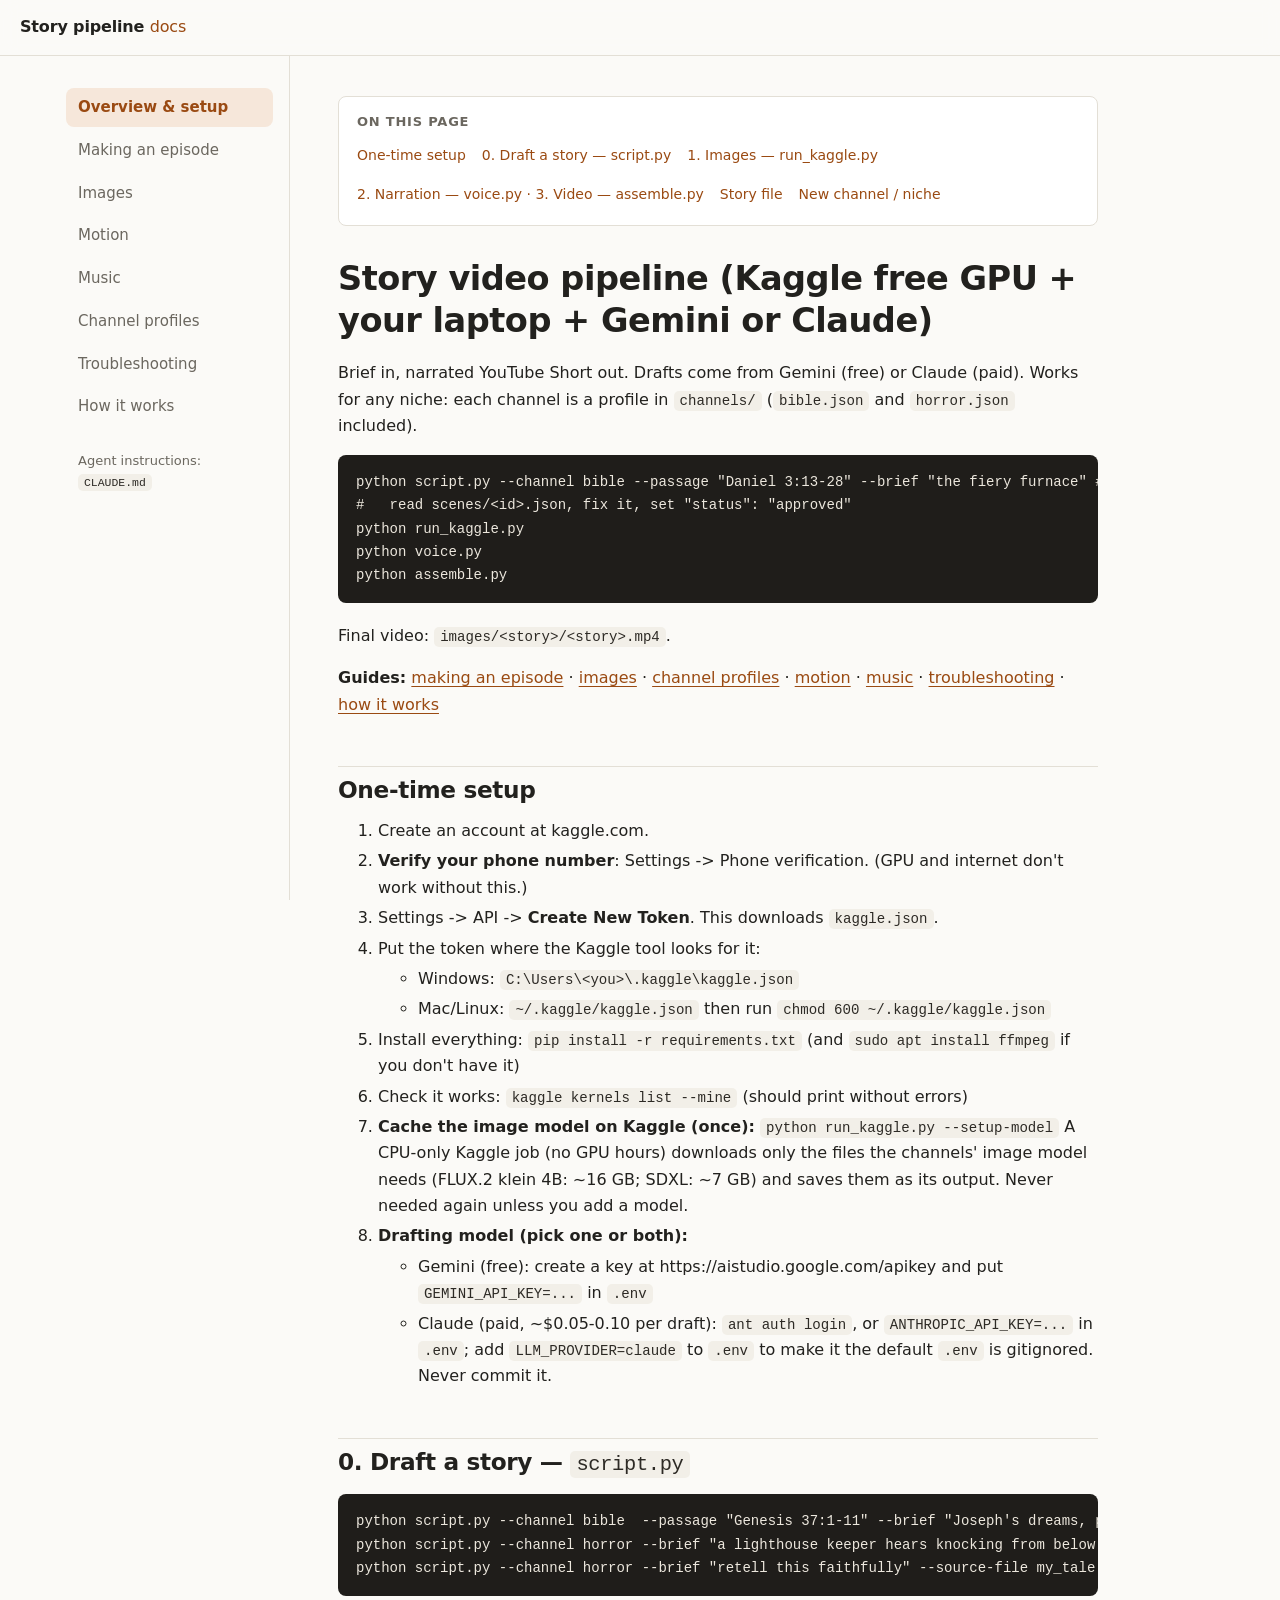
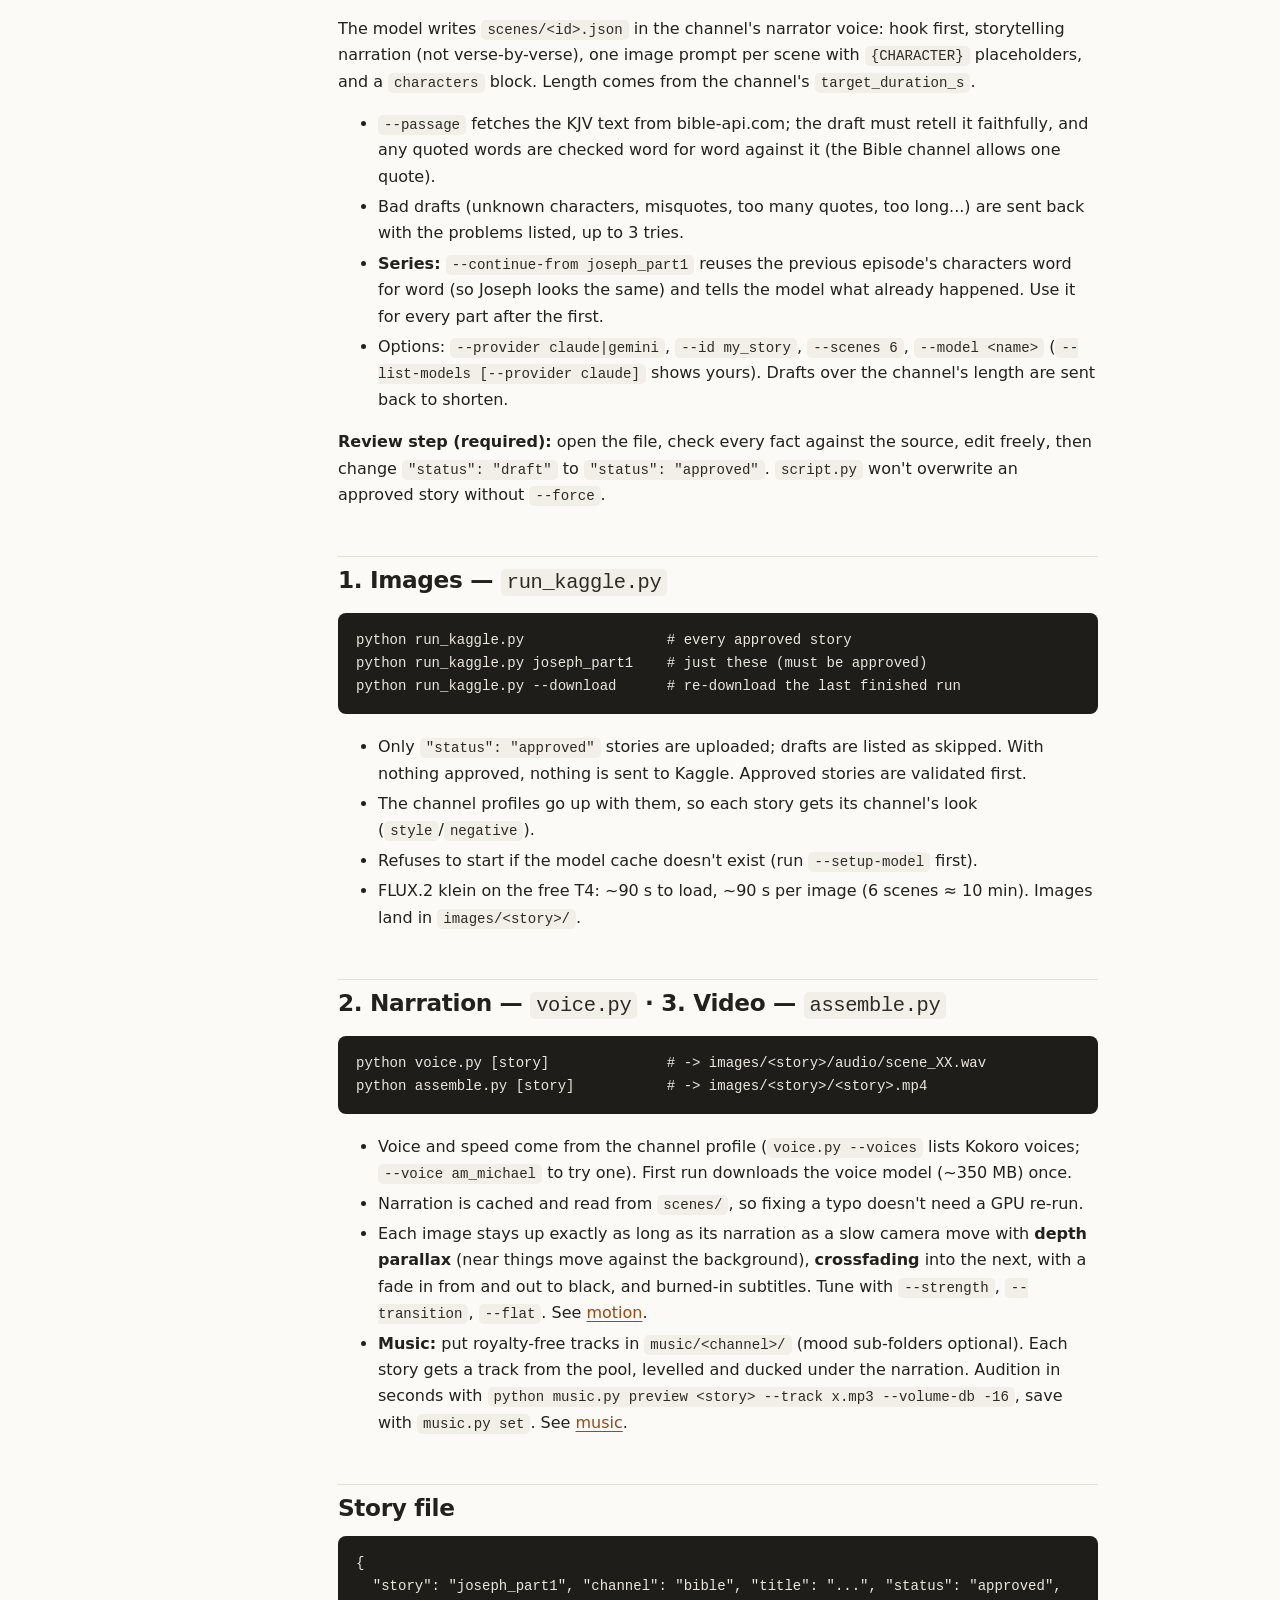
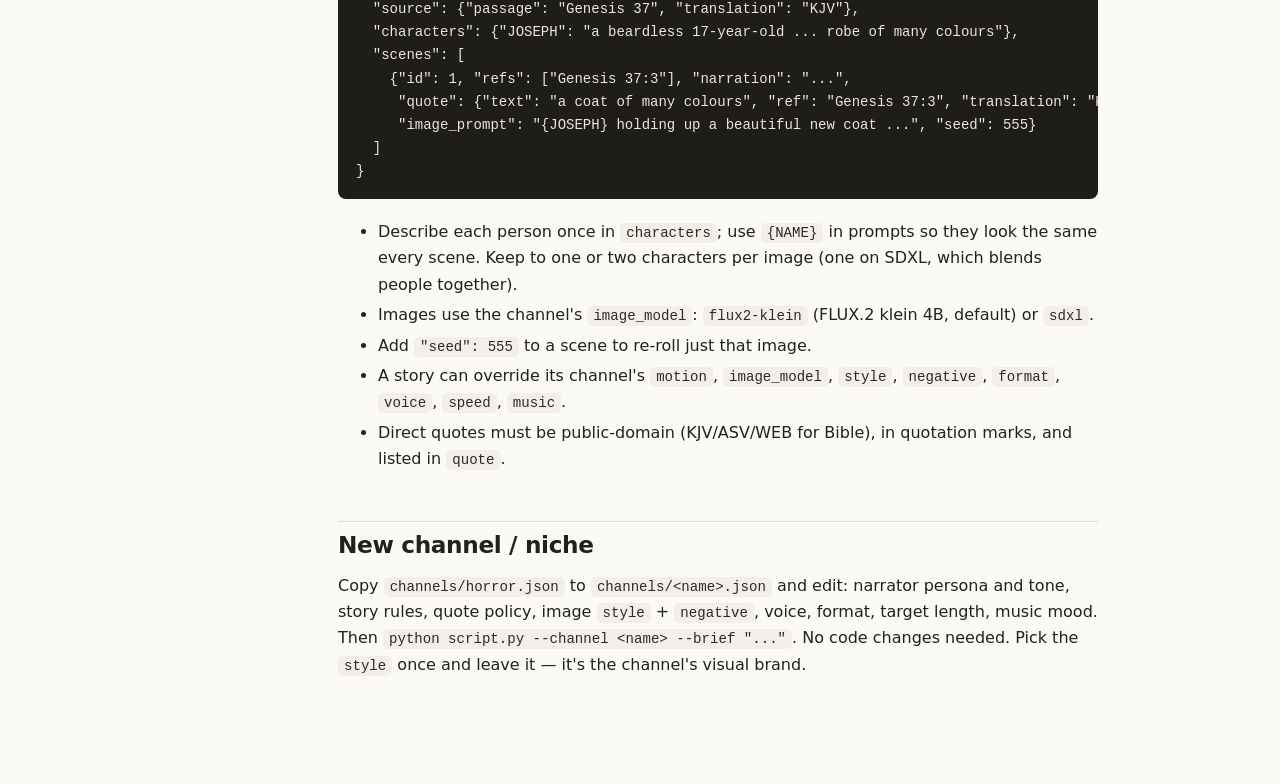
<file: docs/index.html>
<!doctype html>
<html lang="en">
<head>
  <meta charset="utf-8">
  <meta name="viewport" content="width=device-width, initial-scale=1">
  <title>Story video pipeline (Kaggle free GPU + your laptop + Gemini or Claude) · Story pipeline docs</title>
  <link rel="stylesheet" href="style.css">
</head>
<body>
  <a class="skip" href="#content">Skip to content</a>
  <header class="topbar">
    <a class="brand" href="index.html">Story pipeline <span>docs</span></a>
    <button class="menu" aria-expanded="false" aria-controls="sidebar">Menu</button>
  </header>
  <div class="layout">
    <nav id="sidebar" class="sidebar" aria-label="Documentation">
      <ul>
      <li><a href="index.html" aria-current="page">Overview & setup</a></li>
      <li><a href="making-an-episode.html">Making an episode</a></li>
      <li><a href="images.html">Images</a></li>
      <li><a href="motion.html">Motion</a></li>
      <li><a href="music.html">Music</a></li>
      <li><a href="channels.html">Channel profiles</a></li>
      <li><a href="troubleshooting.html">Troubleshooting</a></li>
      <li><a href="how-it-works.html">How it works</a></li>
      </ul>
      <p class="side-note">Agent instructions: <code>CLAUDE.md</code></p>
    </nav>
    <main id="content">
      <nav class="toc" aria-label="On this page"><p>On this page</p><ul><li><a href="#one-time-setup">One-time setup</a></li><li><a href="#0-draft-a-story-script-py">0. Draft a story — script.py</a></li><li><a href="#1-images-run-kaggle-py">1. Images — run_kaggle.py</a></li><li><a href="#2-narration-voice-py-3-video-assemble-py">2. Narration — voice.py  ·  3. Video — assemble.py</a></li><li><a href="#story-file">Story file</a></li><li><a href="#new-channel-niche">New channel / niche</a></li></ul></nav>
      <article>
<h1 id="story-video-pipeline-kaggle-free-gpu-your-laptop-gemini-or-claude">Story video pipeline (Kaggle free GPU + your laptop + Gemini or Claude)<a class="anchor" href="#story-video-pipeline-kaggle-free-gpu-your-laptop-gemini-or-claude" aria-label="Link to this section">#</a></h1>
<p>Brief in, narrated YouTube Short out. Drafts come from Gemini (free) or Claude (paid).
Works for any niche: each channel is a profile in <code>channels/</code> (<code>bible.json</code> and <code>horror.json</code> included).</p>
<pre><code>python script.py --channel bible --passage &quot;Daniel 3:13-28&quot; --brief &quot;the fiery furnace&quot; # 0. draft
#   read scenes/&lt;id&gt;.json, fix it, set &quot;status&quot;: &quot;approved&quot;                              #    YOU review
python run_kaggle.py                                                                     # 1. images (Kaggle GPU)
python voice.py                                                                          # 2. narration (laptop)
python assemble.py                                                                       # 3. video (laptop)
</code></pre>
<p>Final video: <code>images/&lt;story&gt;/&lt;story&gt;.mp4</code>.</p>
<p><strong>Guides:</strong> <a href="making-an-episode.html">making an episode</a> ·
<a href="images.html">images</a> · <a href="channels.html">channel profiles</a> · <a href="motion.html">motion</a> · <a href="music.html">music</a> · <a href="troubleshooting.html">troubleshooting</a> ·
<a href="how-it-works.html">how it works</a></p>
<h2 id="one-time-setup">One-time setup<a class="anchor" href="#one-time-setup" aria-label="Link to this section">#</a></h2>
<ol>
<li>Create an account at kaggle.com.</li>
<li><strong>Verify your phone number</strong>: Settings -&gt; Phone verification. (GPU and internet don't work without this.)</li>
<li>Settings -&gt; API -&gt; <strong>Create New Token</strong>. This downloads <code>kaggle.json</code>.</li>
<li>Put the token where the Kaggle tool looks for it:
<ul>
<li>Windows: <code>C:\Users\&lt;you&gt;\.kaggle\kaggle.json</code></li>
<li>Mac/Linux: <code>~/.kaggle/kaggle.json</code> then run <code>chmod 600 ~/.kaggle/kaggle.json</code></li>
</ul>
</li>
<li>Install everything: <code>pip install -r requirements.txt</code> (and <code>sudo apt install ffmpeg</code> if you don't have it)</li>
<li>Check it works: <code>kaggle kernels list --mine</code> (should print without errors)</li>
<li><strong>Cache the image model on Kaggle (once):</strong> <code>python run_kaggle.py --setup-model</code>
A CPU-only Kaggle job (no GPU hours) downloads only the files the channels' image model needs
(FLUX.2 klein 4B: ~16 GB; SDXL: ~7 GB) and saves them as its output. Never needed again unless
you add a model.</li>
<li><strong>Drafting model (pick one or both):</strong>
<ul>
<li>Gemini (free): create a key at https://aistudio.google.com/apikey and put <code>GEMINI_API_KEY=...</code> in <code>.env</code></li>
<li>Claude (paid, ~$0.05-0.10 per draft): <code>ant auth login</code>, or <code>ANTHROPIC_API_KEY=...</code> in <code>.env</code>;
add <code>LLM_PROVIDER=claude</code> to <code>.env</code> to make it the default
<code>.env</code> is gitignored. Never commit it.</li>
</ul>
</li>
</ol>
<h2 id="0-draft-a-story-script-py">0. Draft a story — <code>script.py</code><a class="anchor" href="#0-draft-a-story-script-py" aria-label="Link to this section">#</a></h2>
<pre><code>python script.py --channel bible  --passage &quot;Genesis 37:1-11&quot; --brief &quot;Joseph's dreams, part 1&quot;
python script.py --channel horror --brief &quot;a lighthouse keeper hears knocking from below the floor&quot;
python script.py --channel horror --brief &quot;retell this faithfully&quot; --source-file my_tale.txt
</code></pre>
<p>The model writes <code>scenes/&lt;id&gt;.json</code> in the channel's narrator voice: hook first, storytelling
narration (not verse-by-verse), one image prompt per scene with <code>{CHARACTER}</code> placeholders,
and a <code>characters</code> block. Length comes from the channel's <code>target_duration_s</code>.</p>
<ul>
<li><code>--passage</code> fetches the KJV text from bible-api.com; the draft must retell it faithfully, and
any quoted words are checked word for word against it (the Bible channel allows one quote).</li>
<li>Bad drafts (unknown characters, misquotes, too many quotes, too long...) are sent back with the
problems listed, up to 3 tries.</li>
<li><strong>Series:</strong> <code>--continue-from joseph_part1</code> reuses the previous episode's characters word for word
(so Joseph looks the same) and tells the model what already happened. Use it for every part after the first.</li>
<li>Options: <code>--provider claude|gemini</code>, <code>--id my_story</code>, <code>--scenes 6</code>, <code>--model &lt;name&gt;</code>
(<code>--list-models [--provider claude]</code> shows yours). Drafts over the channel's length are sent back to shorten.</li>
</ul>
<p><strong>Review step (required):</strong> open the file, check every fact against the source, edit freely,
then change <code>&quot;status&quot;: &quot;draft&quot;</code> to <code>&quot;status&quot;: &quot;approved&quot;</code>. <code>script.py</code> won't overwrite an approved
story without <code>--force</code>.</p>
<h2 id="1-images-run-kaggle-py">1. Images — <code>run_kaggle.py</code><a class="anchor" href="#1-images-run-kaggle-py" aria-label="Link to this section">#</a></h2>
<pre><code>python run_kaggle.py                 # every approved story
python run_kaggle.py joseph_part1    # just these (must be approved)
python run_kaggle.py --download      # re-download the last finished run
</code></pre>
<ul>
<li>Only <code>&quot;status&quot;: &quot;approved&quot;</code> stories are uploaded; drafts are listed as skipped. With nothing
approved, nothing is sent to Kaggle. Approved stories are validated first.</li>
<li>The channel profiles go up with them, so each story gets its channel's look (<code>style</code>/<code>negative</code>).</li>
<li>Refuses to start if the model cache doesn't exist (run <code>--setup-model</code> first).</li>
<li>FLUX.2 klein on the free T4: ~90 s to load, ~90 s per image (6 scenes ≈ 10 min). Images land in
<code>images/&lt;story&gt;/</code>.</li>
</ul>
<h2 id="2-narration-voice-py-3-video-assemble-py">2. Narration — <code>voice.py</code>  ·  3. Video — <code>assemble.py</code><a class="anchor" href="#2-narration-voice-py-3-video-assemble-py" aria-label="Link to this section">#</a></h2>
<pre><code>python voice.py [story]              # -&gt; images/&lt;story&gt;/audio/scene_XX.wav
python assemble.py [story]           # -&gt; images/&lt;story&gt;/&lt;story&gt;.mp4
</code></pre>
<ul>
<li>Voice and speed come from the channel profile (<code>voice.py --voices</code> lists Kokoro voices;
<code>--voice am_michael</code> to try one). First run downloads the voice model (~350 MB) once.</li>
<li>Narration is cached and read from <code>scenes/</code>, so fixing a typo doesn't need a GPU re-run.</li>
<li>Each image stays up exactly as long as its narration as a slow camera move with <strong>depth parallax</strong>
(near things move against the background), <strong>crossfading</strong> into the next, with a fade in from and
out to black, and burned-in subtitles. Tune with <code>--strength</code>, <code>--transition</code>, <code>--flat</code>. See <a href="motion.html">motion</a>.</li>
<li><strong>Music:</strong> put royalty-free tracks in <code>music/&lt;channel&gt;/</code> (mood sub-folders optional). Each story
gets a track from the pool, levelled and ducked under the narration. Audition in seconds with
<code>python music.py preview &lt;story&gt; --track x.mp3 --volume-db -16</code>, save with <code>music.py set</code>.
See <a href="music.html">music</a>.</li>
</ul>
<h2 id="story-file">Story file<a class="anchor" href="#story-file" aria-label="Link to this section">#</a></h2>
<pre><code class="language-json">{
  &quot;story&quot;: &quot;joseph_part1&quot;, &quot;channel&quot;: &quot;bible&quot;, &quot;title&quot;: &quot;...&quot;, &quot;status&quot;: &quot;approved&quot;,
  &quot;source&quot;: {&quot;passage&quot;: &quot;Genesis 37&quot;, &quot;translation&quot;: &quot;KJV&quot;},
  &quot;characters&quot;: {&quot;JOSEPH&quot;: &quot;a beardless 17-year-old ... robe of many colours&quot;},
  &quot;scenes&quot;: [
    {&quot;id&quot;: 1, &quot;refs&quot;: [&quot;Genesis 37:3&quot;], &quot;narration&quot;: &quot;...&quot;,
     &quot;quote&quot;: {&quot;text&quot;: &quot;a coat of many colours&quot;, &quot;ref&quot;: &quot;Genesis 37:3&quot;, &quot;translation&quot;: &quot;KJV&quot;},
     &quot;image_prompt&quot;: &quot;{JOSEPH} holding up a beautiful new coat ...&quot;, &quot;seed&quot;: 555}
  ]
}
</code></pre>
<ul>
<li>Describe each person once in <code>characters</code>; use <code>{NAME}</code> in prompts so they look the same every scene.
Keep to one or two characters per image (one on SDXL, which blends people together).</li>
<li>Images use the channel's <code>image_model</code>: <code>flux2-klein</code> (FLUX.2 klein 4B, default) or <code>sdxl</code>.</li>
<li>Add <code>&quot;seed&quot;: 555</code> to a scene to re-roll just that image.</li>
<li>A story can override its channel's <code>motion</code>, <code>image_model</code>, <code>style</code>, <code>negative</code>, <code>format</code>, <code>voice</code>, <code>speed</code>, <code>music</code>.</li>
<li>Direct quotes must be public-domain (KJV/ASV/WEB for Bible), in quotation marks, and listed in <code>quote</code>.</li>
</ul>
<h2 id="new-channel-niche">New channel / niche<a class="anchor" href="#new-channel-niche" aria-label="Link to this section">#</a></h2>
<p>Copy <code>channels/horror.json</code> to <code>channels/&lt;name&gt;.json</code> and edit: narrator persona and tone, story
rules, quote policy, image <code>style</code> + <code>negative</code>, voice, format, target length, music mood.
Then <code>python script.py --channel &lt;name&gt; --brief &quot;...&quot;</code>. No code changes needed.
Pick the <code>style</code> once and leave it — it's the channel's visual brand.</p>

      </article>
    </main>
  </div>
  <script>
    const b = document.querySelector('.menu'), s = document.getElementById('sidebar');
    b.addEventListener('click', () => { const o = s.classList.toggle('open'); b.setAttribute('aria-expanded', o); });
  </script>
</body>
</html>
</file>
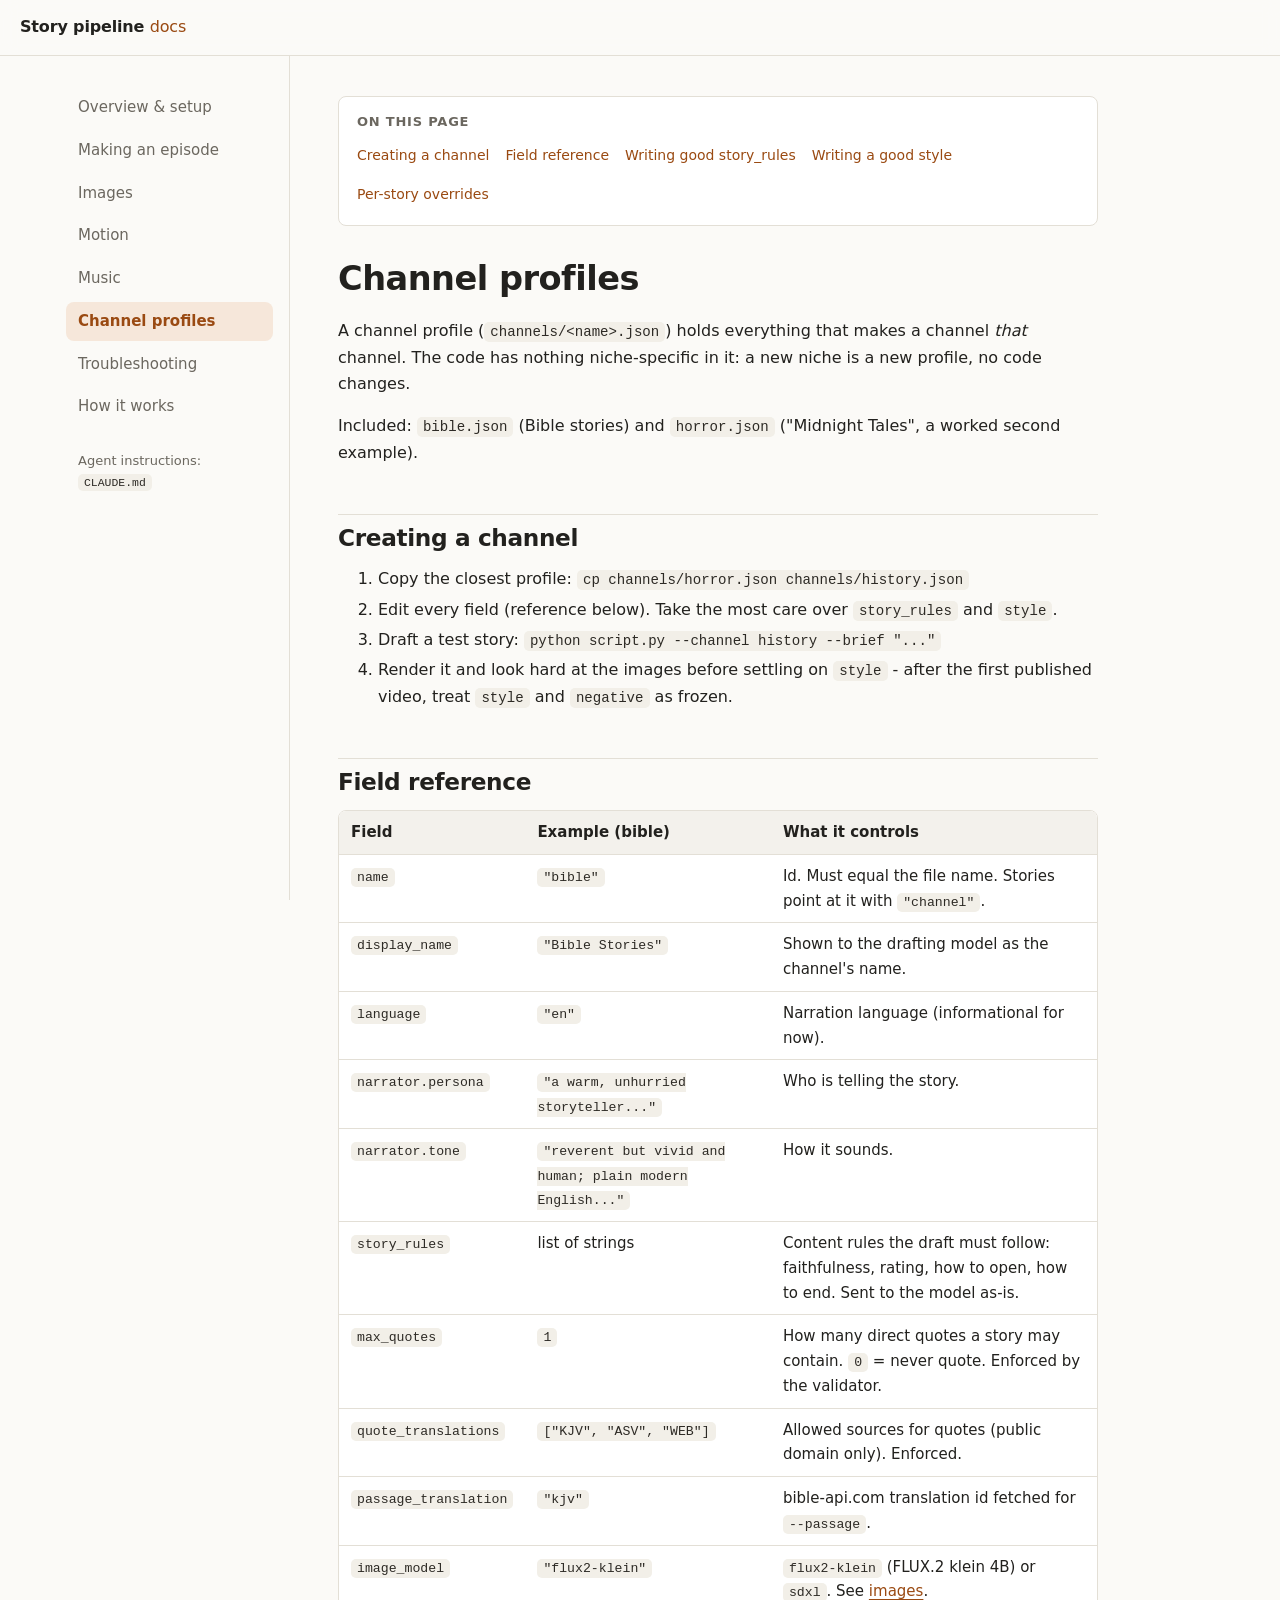
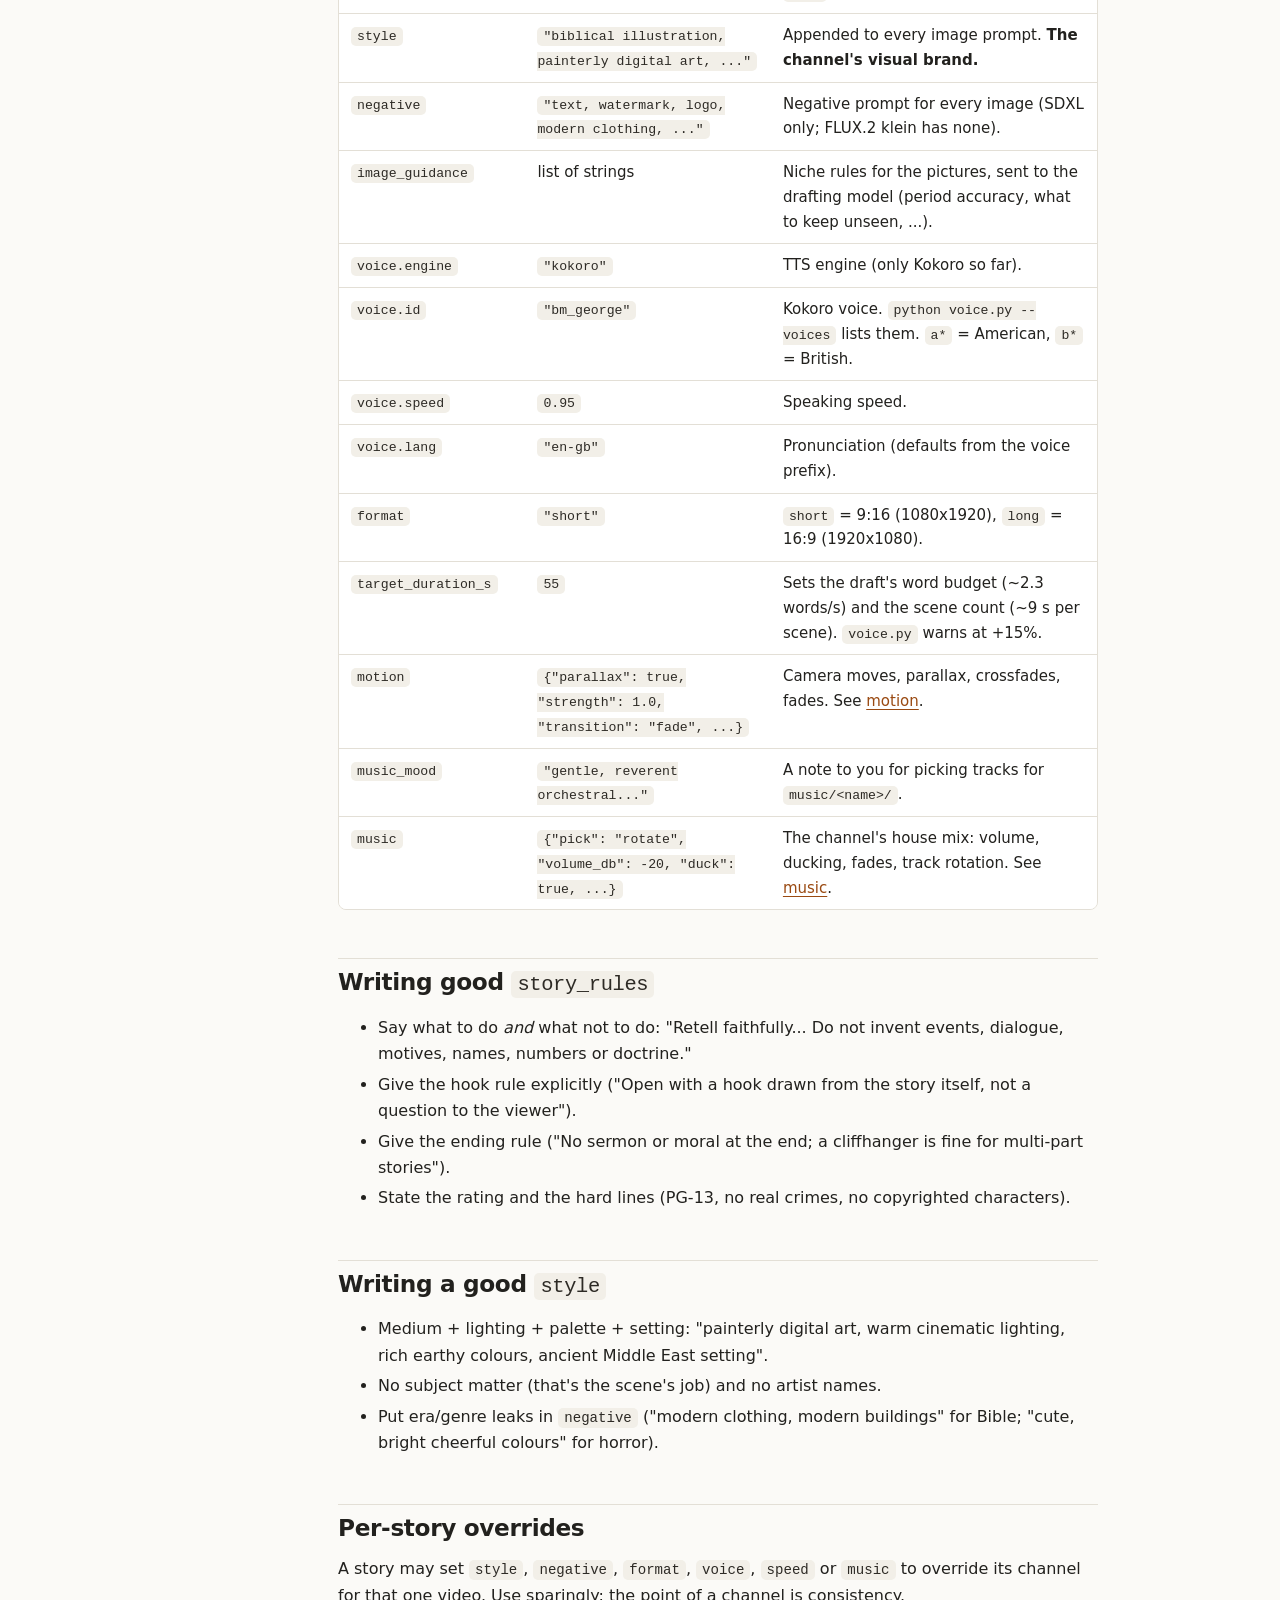
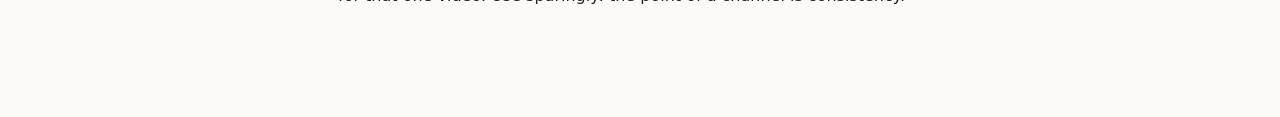
<file: docs/channels.html>
<!doctype html>
<html lang="en">
<head>
  <meta charset="utf-8">
  <meta name="viewport" content="width=device-width, initial-scale=1">
  <title>Channel profiles · Story pipeline docs</title>
  <link rel="stylesheet" href="style.css">
</head>
<body>
  <a class="skip" href="#content">Skip to content</a>
  <header class="topbar">
    <a class="brand" href="index.html">Story pipeline <span>docs</span></a>
    <button class="menu" aria-expanded="false" aria-controls="sidebar">Menu</button>
  </header>
  <div class="layout">
    <nav id="sidebar" class="sidebar" aria-label="Documentation">
      <ul>
      <li><a href="index.html">Overview & setup</a></li>
      <li><a href="making-an-episode.html">Making an episode</a></li>
      <li><a href="images.html">Images</a></li>
      <li><a href="motion.html">Motion</a></li>
      <li><a href="music.html">Music</a></li>
      <li><a href="channels.html" aria-current="page">Channel profiles</a></li>
      <li><a href="troubleshooting.html">Troubleshooting</a></li>
      <li><a href="how-it-works.html">How it works</a></li>
      </ul>
      <p class="side-note">Agent instructions: <code>CLAUDE.md</code></p>
    </nav>
    <main id="content">
      <nav class="toc" aria-label="On this page"><p>On this page</p><ul><li><a href="#creating-a-channel">Creating a channel</a></li><li><a href="#field-reference">Field reference</a></li><li><a href="#writing-good-story-rules">Writing good story_rules</a></li><li><a href="#writing-a-good-style">Writing a good style</a></li><li><a href="#per-story-overrides">Per-story overrides</a></li></ul></nav>
      <article>
<h1 id="channel-profiles">Channel profiles<a class="anchor" href="#channel-profiles" aria-label="Link to this section">#</a></h1>
<p>A channel profile (<code>channels/&lt;name&gt;.json</code>) holds everything that makes a channel <em>that</em> channel.
The code has nothing niche-specific in it: a new niche is a new profile, no code changes.</p>
<p>Included: <code>bible.json</code> (Bible stories) and <code>horror.json</code> (&quot;Midnight Tales&quot;, a worked second example).</p>
<h2 id="creating-a-channel">Creating a channel<a class="anchor" href="#creating-a-channel" aria-label="Link to this section">#</a></h2>
<ol>
<li>Copy the closest profile: <code>cp channels/horror.json channels/history.json</code></li>
<li>Edit every field (reference below). Take the most care over <code>story_rules</code> and <code>style</code>.</li>
<li>Draft a test story: <code>python script.py --channel history --brief &quot;...&quot;</code></li>
<li>Render it and look hard at the images before settling on <code>style</code> - after the first published
video, treat <code>style</code> and <code>negative</code> as frozen.</li>
</ol>
<h2 id="field-reference">Field reference<a class="anchor" href="#field-reference" aria-label="Link to this section">#</a></h2>
<div class="table-wrap"><table>
<thead>
<tr>
<th>Field</th>
<th>Example (bible)</th>
<th>What it controls</th>
</tr>
</thead>
<tbody>
<tr>
<td><code>name</code></td>
<td><code>&quot;bible&quot;</code></td>
<td>Id. Must equal the file name. Stories point at it with <code>&quot;channel&quot;</code>.</td>
</tr>
<tr>
<td><code>display_name</code></td>
<td><code>&quot;Bible Stories&quot;</code></td>
<td>Shown to the drafting model as the channel's name.</td>
</tr>
<tr>
<td><code>language</code></td>
<td><code>&quot;en&quot;</code></td>
<td>Narration language (informational for now).</td>
</tr>
<tr>
<td><code>narrator.persona</code></td>
<td><code>&quot;a warm, unhurried storyteller...&quot;</code></td>
<td>Who is telling the story.</td>
</tr>
<tr>
<td><code>narrator.tone</code></td>
<td><code>&quot;reverent but vivid and human; plain modern English...&quot;</code></td>
<td>How it sounds.</td>
</tr>
<tr>
<td><code>story_rules</code></td>
<td>list of strings</td>
<td>Content rules the draft must follow: faithfulness, rating, how to open, how to end. Sent to the model as-is.</td>
</tr>
<tr>
<td><code>max_quotes</code></td>
<td><code>1</code></td>
<td>How many direct quotes a story may contain. <code>0</code> = never quote. Enforced by the validator.</td>
</tr>
<tr>
<td><code>quote_translations</code></td>
<td><code>[&quot;KJV&quot;, &quot;ASV&quot;, &quot;WEB&quot;]</code></td>
<td>Allowed sources for quotes (public domain only). Enforced.</td>
</tr>
<tr>
<td><code>passage_translation</code></td>
<td><code>&quot;kjv&quot;</code></td>
<td>bible-api.com translation id fetched for <code>--passage</code>.</td>
</tr>
<tr>
<td><code>image_model</code></td>
<td><code>&quot;flux2-klein&quot;</code></td>
<td><code>flux2-klein</code> (FLUX.2 klein 4B) or <code>sdxl</code>. See <a href="images.html">images</a>.</td>
</tr>
<tr>
<td><code>style</code></td>
<td><code>&quot;biblical illustration, painterly digital art, ...&quot;</code></td>
<td>Appended to every image prompt. <strong>The channel's visual brand.</strong></td>
</tr>
<tr>
<td><code>negative</code></td>
<td><code>&quot;text, watermark, logo, modern clothing, ...&quot;</code></td>
<td>Negative prompt for every image (SDXL only; FLUX.2 klein has none).</td>
</tr>
<tr>
<td><code>image_guidance</code></td>
<td>list of strings</td>
<td>Niche rules for the pictures, sent to the drafting model (period accuracy, what to keep unseen, ...).</td>
</tr>
<tr>
<td><code>voice.engine</code></td>
<td><code>&quot;kokoro&quot;</code></td>
<td>TTS engine (only Kokoro so far).</td>
</tr>
<tr>
<td><code>voice.id</code></td>
<td><code>&quot;bm_george&quot;</code></td>
<td>Kokoro voice. <code>python voice.py --voices</code> lists them. <code>a*</code> = American, <code>b*</code> = British.</td>
</tr>
<tr>
<td><code>voice.speed</code></td>
<td><code>0.95</code></td>
<td>Speaking speed.</td>
</tr>
<tr>
<td><code>voice.lang</code></td>
<td><code>&quot;en-gb&quot;</code></td>
<td>Pronunciation (defaults from the voice prefix).</td>
</tr>
<tr>
<td><code>format</code></td>
<td><code>&quot;short&quot;</code></td>
<td><code>short</code> = 9:16 (1080x1920), <code>long</code> = 16:9 (1920x1080).</td>
</tr>
<tr>
<td><code>target_duration_s</code></td>
<td><code>55</code></td>
<td>Sets the draft's word budget (~2.3 words/s) and the scene count (~9 s per scene). <code>voice.py</code> warns at +15%.</td>
</tr>
<tr>
<td><code>motion</code></td>
<td><code>{&quot;parallax&quot;: true, &quot;strength&quot;: 1.0, &quot;transition&quot;: &quot;fade&quot;, ...}</code></td>
<td>Camera moves, parallax, crossfades, fades. See <a href="motion.html">motion</a>.</td>
</tr>
<tr>
<td><code>music_mood</code></td>
<td><code>&quot;gentle, reverent orchestral...&quot;</code></td>
<td>A note to you for picking tracks for <code>music/&lt;name&gt;/</code>.</td>
</tr>
<tr>
<td><code>music</code></td>
<td><code>{&quot;pick&quot;: &quot;rotate&quot;, &quot;volume_db&quot;: -20, &quot;duck&quot;: true, ...}</code></td>
<td>The channel's house mix: volume, ducking, fades, track rotation. See <a href="music.html">music</a>.</td>
</tr>
</tbody>
</table></div>
<h2 id="writing-good-story-rules">Writing good <code>story_rules</code><a class="anchor" href="#writing-good-story-rules" aria-label="Link to this section">#</a></h2>
<ul>
<li>Say what to do <em>and</em> what not to do: &quot;Retell faithfully... Do not invent events, dialogue,
motives, names, numbers or doctrine.&quot;</li>
<li>Give the hook rule explicitly (&quot;Open with a hook drawn from the story itself, not a question to
the viewer&quot;).</li>
<li>Give the ending rule (&quot;No sermon or moral at the end; a cliffhanger is fine for multi-part stories&quot;).</li>
<li>State the rating and the hard lines (PG-13, no real crimes, no copyrighted characters).</li>
</ul>
<h2 id="writing-a-good-style">Writing a good <code>style</code><a class="anchor" href="#writing-a-good-style" aria-label="Link to this section">#</a></h2>
<ul>
<li>Medium + lighting + palette + setting: &quot;painterly digital art, warm cinematic lighting, rich
earthy colours, ancient Middle East setting&quot;.</li>
<li>No subject matter (that's the scene's job) and no artist names.</li>
<li>Put era/genre leaks in <code>negative</code> (&quot;modern clothing, modern buildings&quot; for Bible; &quot;cute, bright
cheerful colours&quot; for horror).</li>
</ul>
<h2 id="per-story-overrides">Per-story overrides<a class="anchor" href="#per-story-overrides" aria-label="Link to this section">#</a></h2>
<p>A story may set <code>style</code>, <code>negative</code>, <code>format</code>, <code>voice</code>, <code>speed</code> or <code>music</code> to override its channel for
that one video. Use sparingly: the point of a channel is consistency.</p>

      </article>
    </main>
  </div>
  <script>
    const b = document.querySelector('.menu'), s = document.getElementById('sidebar');
    b.addEventListener('click', () => { const o = s.classList.toggle('open'); b.setAttribute('aria-expanded', o); });
  </script>
</body>
</html>
</file>
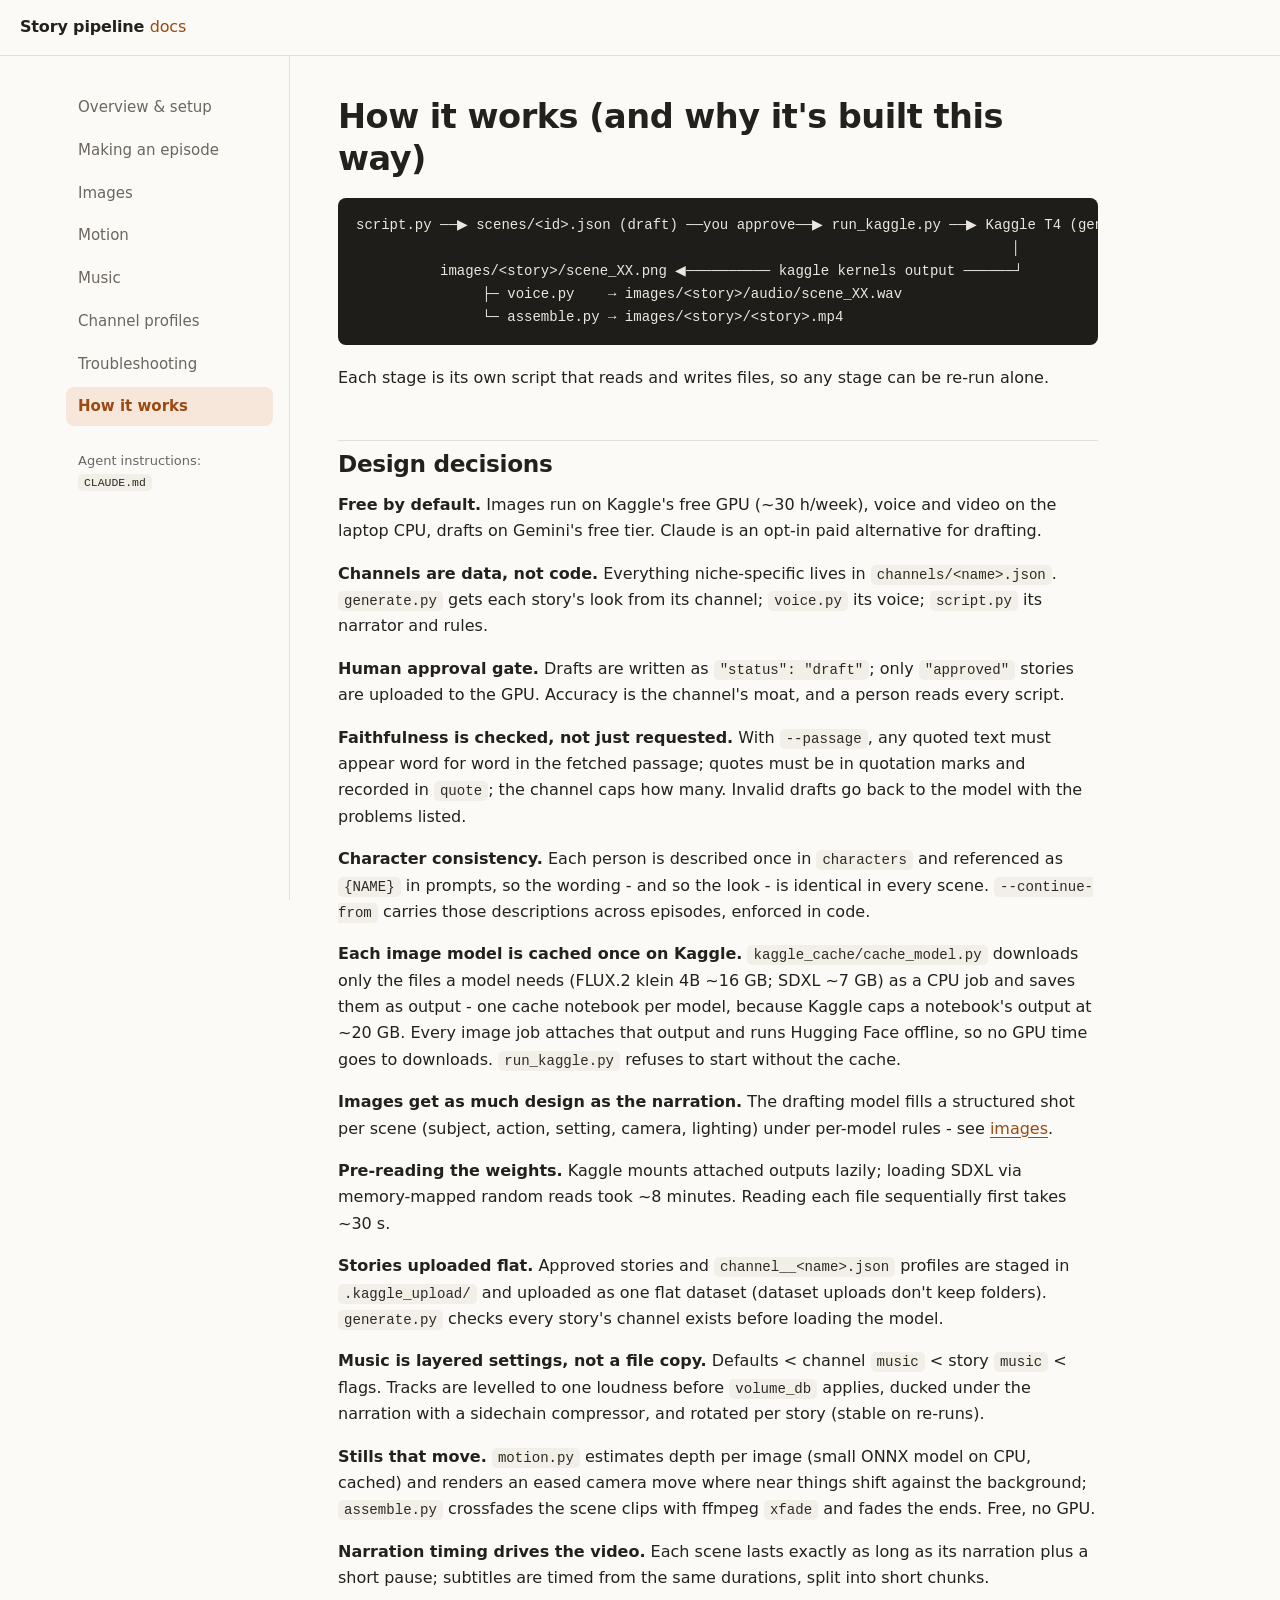
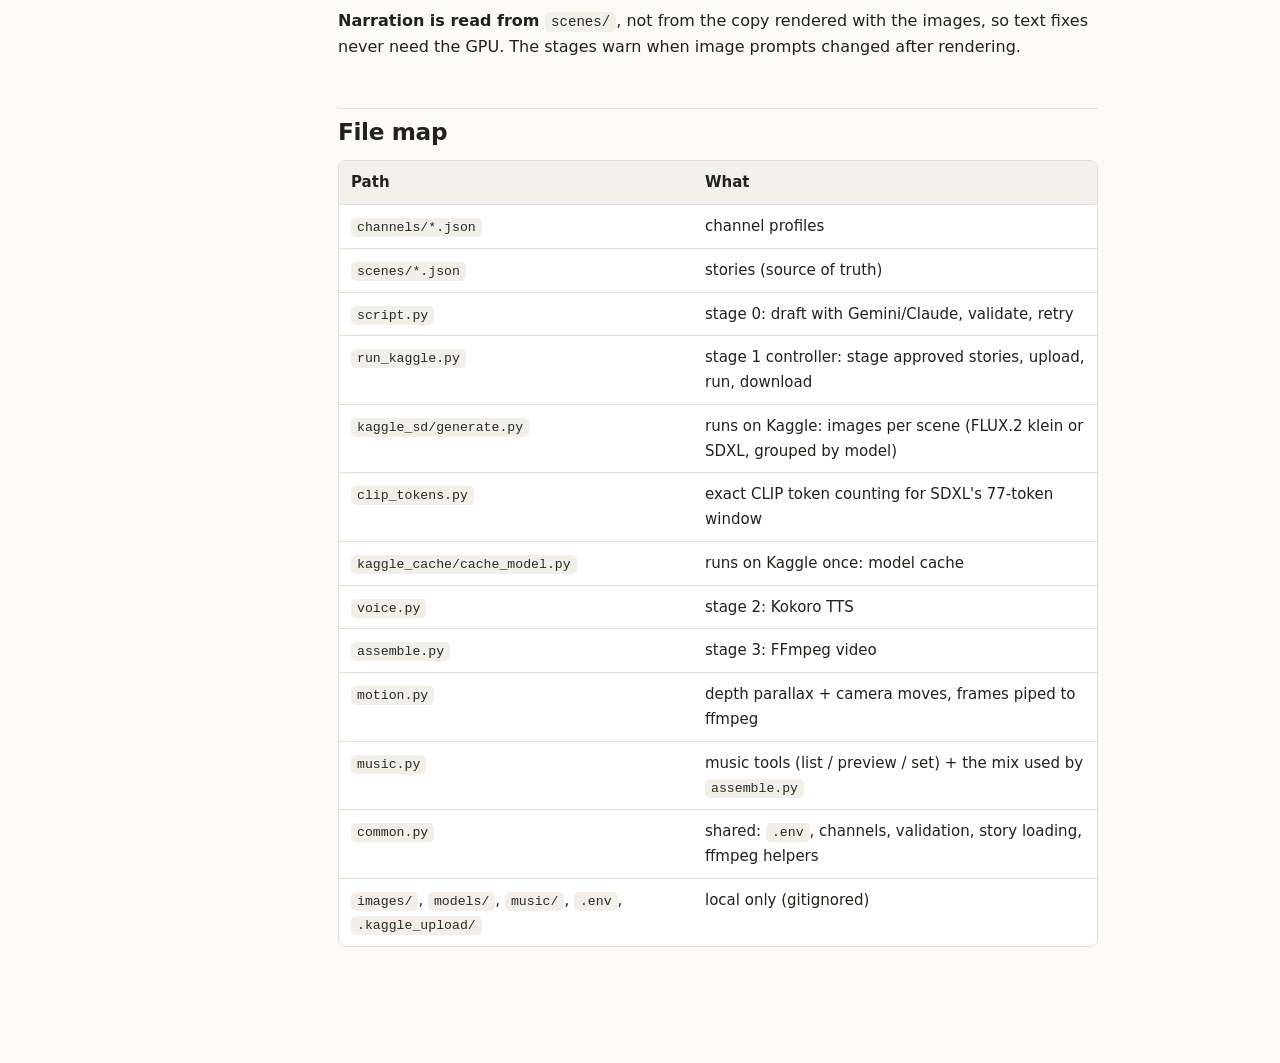
<file: docs/how-it-works.html>
<!doctype html>
<html lang="en">
<head>
  <meta charset="utf-8">
  <meta name="viewport" content="width=device-width, initial-scale=1">
  <title>How it works (and why it&#x27;s built this way) · Story pipeline docs</title>
  <link rel="stylesheet" href="style.css">
</head>
<body>
  <a class="skip" href="#content">Skip to content</a>
  <header class="topbar">
    <a class="brand" href="index.html">Story pipeline <span>docs</span></a>
    <button class="menu" aria-expanded="false" aria-controls="sidebar">Menu</button>
  </header>
  <div class="layout">
    <nav id="sidebar" class="sidebar" aria-label="Documentation">
      <ul>
      <li><a href="index.html">Overview & setup</a></li>
      <li><a href="making-an-episode.html">Making an episode</a></li>
      <li><a href="images.html">Images</a></li>
      <li><a href="motion.html">Motion</a></li>
      <li><a href="music.html">Music</a></li>
      <li><a href="channels.html">Channel profiles</a></li>
      <li><a href="troubleshooting.html">Troubleshooting</a></li>
      <li><a href="how-it-works.html" aria-current="page">How it works</a></li>
      </ul>
      <p class="side-note">Agent instructions: <code>CLAUDE.md</code></p>
    </nav>
    <main id="content">
      
      <article>
<h1 id="how-it-works-and-why-it-s-built-this-way">How it works (and why it's built this way)<a class="anchor" href="#how-it-works-and-why-it-s-built-this-way" aria-label="Link to this section">#</a></h1>
<pre><code>script.py ──▶ scenes/&lt;id&gt;.json (draft) ──you approve──▶ run_kaggle.py ──▶ Kaggle T4 (generate.py)
                                                                              │
          images/&lt;story&gt;/scene_XX.png ◀────────── kaggle kernels output ──────┘
               ├─ voice.py    → images/&lt;story&gt;/audio/scene_XX.wav
               └─ assemble.py → images/&lt;story&gt;/&lt;story&gt;.mp4
</code></pre>
<p>Each stage is its own script that reads and writes files, so any stage can be re-run alone.</p>
<h2 id="design-decisions">Design decisions<a class="anchor" href="#design-decisions" aria-label="Link to this section">#</a></h2>
<p><strong>Free by default.</strong> Images run on Kaggle's free GPU (~30 h/week), voice and video on the laptop
CPU, drafts on Gemini's free tier. Claude is an opt-in paid alternative for drafting.</p>
<p><strong>Channels are data, not code.</strong> Everything niche-specific lives in <code>channels/&lt;name&gt;.json</code>.
<code>generate.py</code> gets each story's look from its channel; <code>voice.py</code> its voice; <code>script.py</code> its
narrator and rules.</p>
<p><strong>Human approval gate.</strong> Drafts are written as <code>&quot;status&quot;: &quot;draft&quot;</code>; only <code>&quot;approved&quot;</code> stories are
uploaded to the GPU. Accuracy is the channel's moat, and a person reads every script.</p>
<p><strong>Faithfulness is checked, not just requested.</strong> With <code>--passage</code>, any quoted text must appear
word for word in the fetched passage; quotes must be in quotation marks and recorded in <code>quote</code>;
the channel caps how many. Invalid drafts go back to the model with the problems listed.</p>
<p><strong>Character consistency.</strong> Each person is described once in <code>characters</code> and referenced as
<code>{NAME}</code> in prompts, so the wording - and so the look - is identical in every scene.
<code>--continue-from</code> carries those descriptions across episodes, enforced in code.</p>
<p><strong>Each image model is cached once on Kaggle.</strong> <code>kaggle_cache/cache_model.py</code> downloads only the
files a model needs (FLUX.2 klein 4B ~16 GB; SDXL ~7 GB) as a CPU job and saves them as output -
one cache notebook per model, because Kaggle caps a notebook's output at ~20 GB. Every image job attaches that output and runs Hugging Face offline,
so no GPU time goes to downloads. <code>run_kaggle.py</code> refuses to start without the cache.</p>
<p><strong>Images get as much design as the narration.</strong> The drafting model fills a structured shot per
scene (subject, action, setting, camera, lighting) under per-model rules - see <a href="images.html">images</a>.</p>
<p><strong>Pre-reading the weights.</strong> Kaggle mounts attached outputs lazily; loading SDXL via memory-mapped
random reads took ~8 minutes. Reading each file sequentially first takes ~30 s.</p>
<p><strong>Stories uploaded flat.</strong> Approved stories and <code>channel__&lt;name&gt;.json</code> profiles are staged in
<code>.kaggle_upload/</code> and uploaded as one flat dataset (dataset uploads don't keep folders).
<code>generate.py</code> checks every story's channel exists before loading the model.</p>
<p><strong>Music is layered settings, not a file copy.</strong> Defaults &lt; channel <code>music</code> &lt; story <code>music</code> &lt; flags.
Tracks are levelled to one loudness before <code>volume_db</code> applies, ducked under the narration with a
sidechain compressor, and rotated per story (stable on re-runs).</p>
<p><strong>Stills that move.</strong> <code>motion.py</code> estimates depth per image (small ONNX model on CPU, cached) and
renders an eased camera move where near things shift against the background; <code>assemble.py</code>
crossfades the scene clips with ffmpeg <code>xfade</code> and fades the ends. Free, no GPU.</p>
<p><strong>Narration timing drives the video.</strong> Each scene lasts exactly as long as its narration plus a
short pause; subtitles are timed from the same durations, split into short chunks.</p>
<p><strong>Narration is read from <code>scenes/</code></strong>, not from the copy rendered with the images, so text fixes
never need the GPU. The stages warn when image prompts changed after rendering.</p>
<h2 id="file-map">File map<a class="anchor" href="#file-map" aria-label="Link to this section">#</a></h2>
<div class="table-wrap"><table>
<thead>
<tr>
<th>Path</th>
<th>What</th>
</tr>
</thead>
<tbody>
<tr>
<td><code>channels/*.json</code></td>
<td>channel profiles</td>
</tr>
<tr>
<td><code>scenes/*.json</code></td>
<td>stories (source of truth)</td>
</tr>
<tr>
<td><code>script.py</code></td>
<td>stage 0: draft with Gemini/Claude, validate, retry</td>
</tr>
<tr>
<td><code>run_kaggle.py</code></td>
<td>stage 1 controller: stage approved stories, upload, run, download</td>
</tr>
<tr>
<td><code>kaggle_sd/generate.py</code></td>
<td>runs on Kaggle: images per scene (FLUX.2 klein or SDXL, grouped by model)</td>
</tr>
<tr>
<td><code>clip_tokens.py</code></td>
<td>exact CLIP token counting for SDXL's 77-token window</td>
</tr>
<tr>
<td><code>kaggle_cache/cache_model.py</code></td>
<td>runs on Kaggle once: model cache</td>
</tr>
<tr>
<td><code>voice.py</code></td>
<td>stage 2: Kokoro TTS</td>
</tr>
<tr>
<td><code>assemble.py</code></td>
<td>stage 3: FFmpeg video</td>
</tr>
<tr>
<td><code>motion.py</code></td>
<td>depth parallax + camera moves, frames piped to ffmpeg</td>
</tr>
<tr>
<td><code>music.py</code></td>
<td>music tools (list / preview / set) + the mix used by <code>assemble.py</code></td>
</tr>
<tr>
<td><code>common.py</code></td>
<td>shared: <code>.env</code>, channels, validation, story loading, ffmpeg helpers</td>
</tr>
<tr>
<td><code>images/</code>, <code>models/</code>, <code>music/</code>, <code>.env</code>, <code>.kaggle_upload/</code></td>
<td>local only (gitignored)</td>
</tr>
</tbody>
</table></div>

      </article>
    </main>
  </div>
  <script>
    const b = document.querySelector('.menu'), s = document.getElementById('sidebar');
    b.addEventListener('click', () => { const o = s.classList.toggle('open'); b.setAttribute('aria-expanded', o); });
  </script>
</body>
</html>
</file>
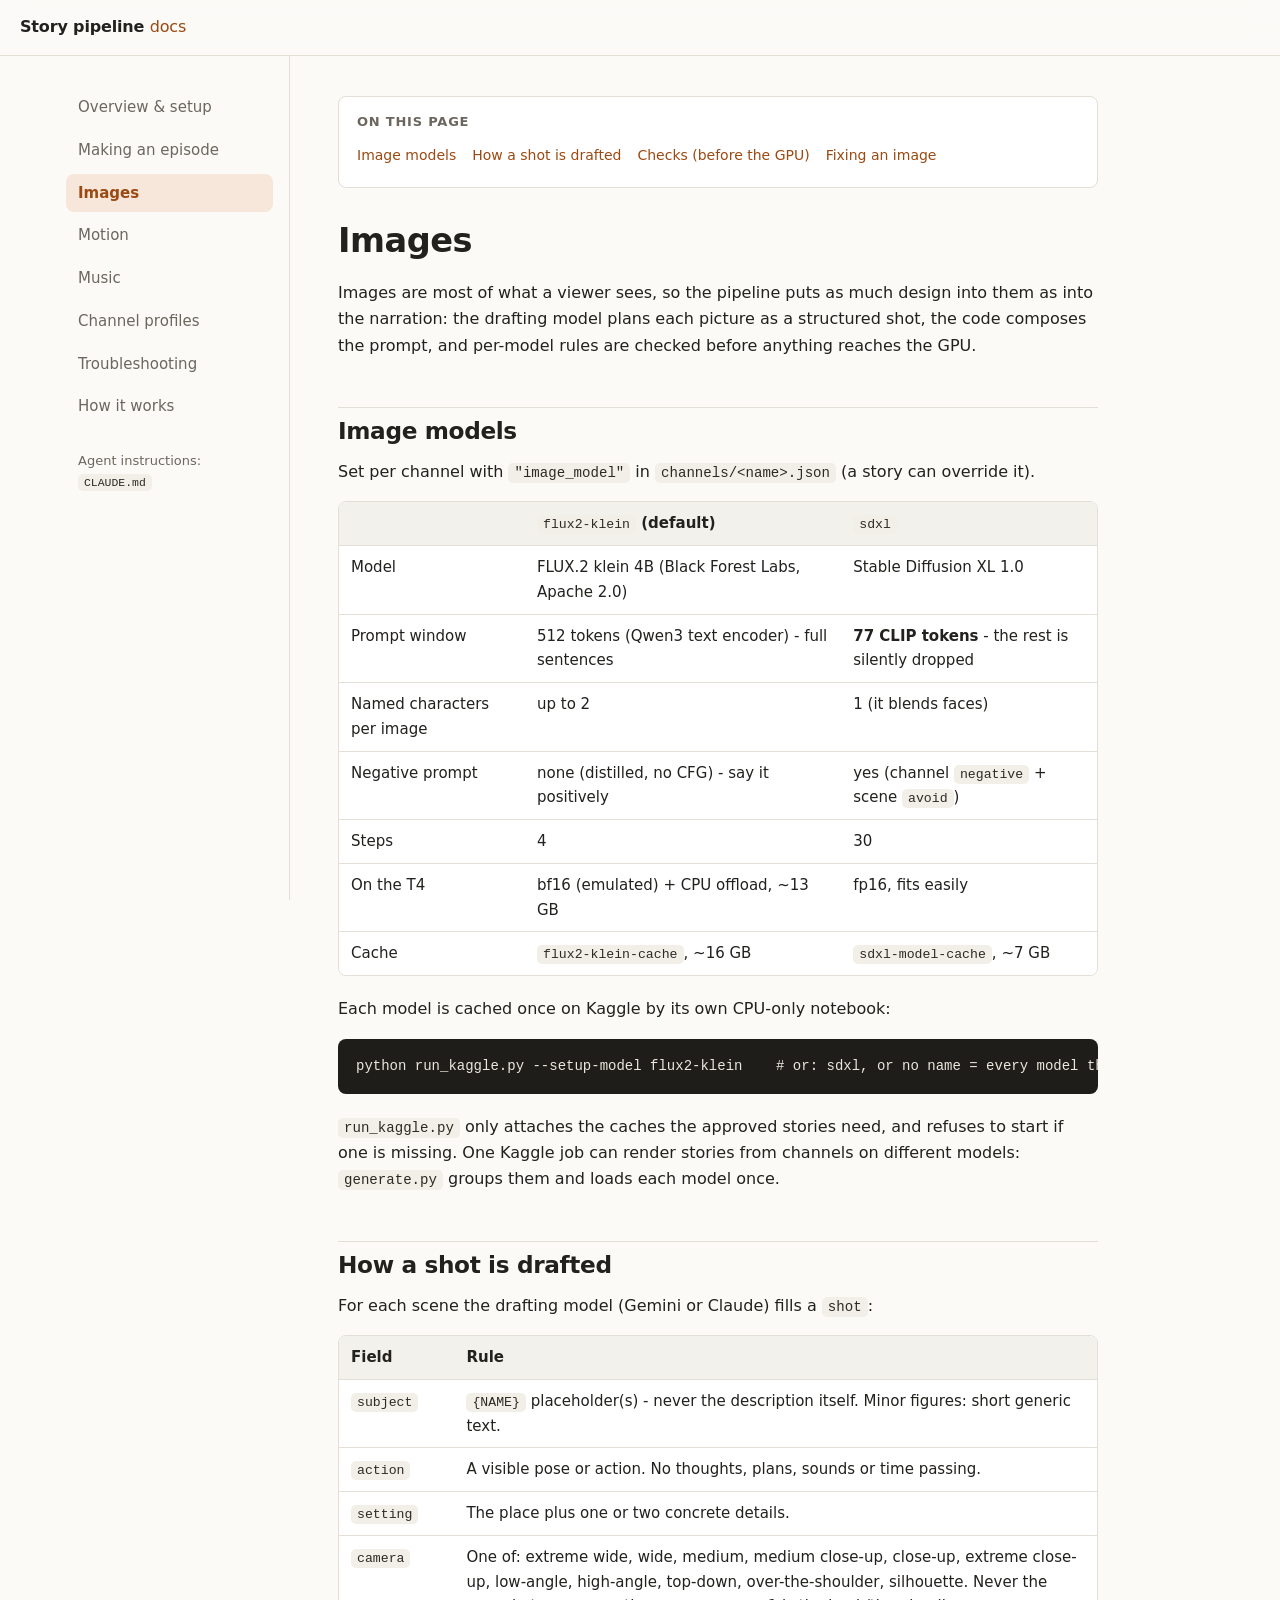
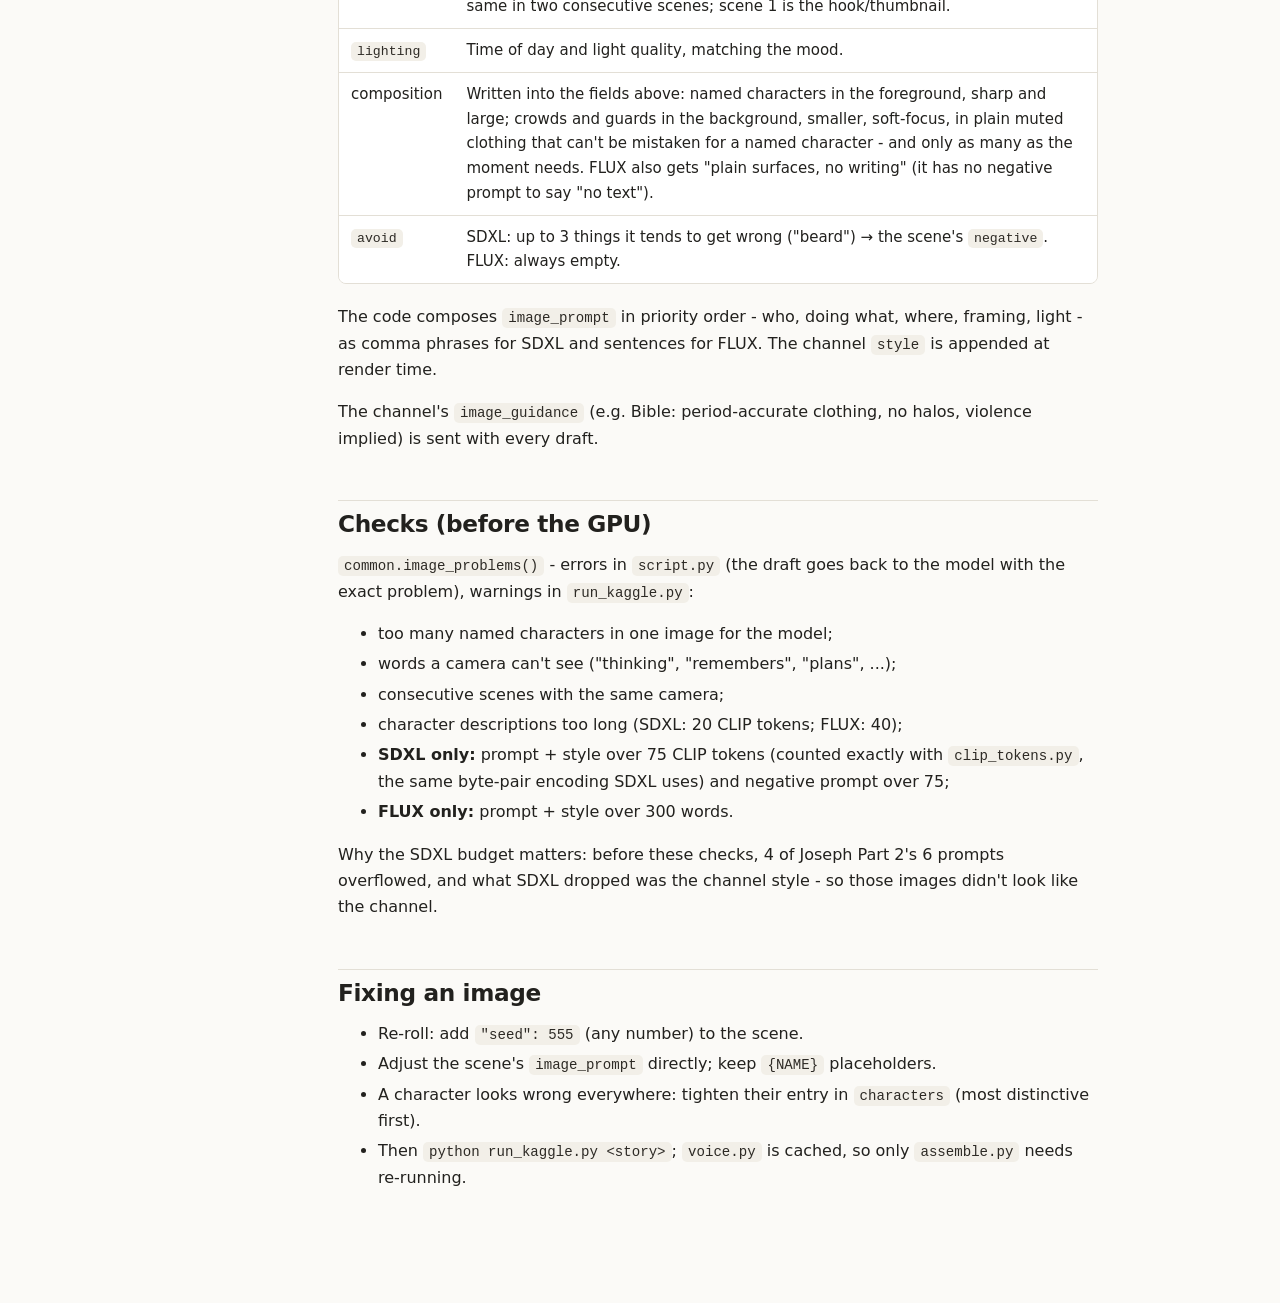
<file: docs/images.html>
<!doctype html>
<html lang="en">
<head>
  <meta charset="utf-8">
  <meta name="viewport" content="width=device-width, initial-scale=1">
  <title>Images · Story pipeline docs</title>
  <link rel="stylesheet" href="style.css">
</head>
<body>
  <a class="skip" href="#content">Skip to content</a>
  <header class="topbar">
    <a class="brand" href="index.html">Story pipeline <span>docs</span></a>
    <button class="menu" aria-expanded="false" aria-controls="sidebar">Menu</button>
  </header>
  <div class="layout">
    <nav id="sidebar" class="sidebar" aria-label="Documentation">
      <ul>
      <li><a href="index.html">Overview & setup</a></li>
      <li><a href="making-an-episode.html">Making an episode</a></li>
      <li><a href="images.html" aria-current="page">Images</a></li>
      <li><a href="motion.html">Motion</a></li>
      <li><a href="music.html">Music</a></li>
      <li><a href="channels.html">Channel profiles</a></li>
      <li><a href="troubleshooting.html">Troubleshooting</a></li>
      <li><a href="how-it-works.html">How it works</a></li>
      </ul>
      <p class="side-note">Agent instructions: <code>CLAUDE.md</code></p>
    </nav>
    <main id="content">
      <nav class="toc" aria-label="On this page"><p>On this page</p><ul><li><a href="#image-models">Image models</a></li><li><a href="#how-a-shot-is-drafted">How a shot is drafted</a></li><li><a href="#checks-before-the-gpu">Checks (before the GPU)</a></li><li><a href="#fixing-an-image">Fixing an image</a></li></ul></nav>
      <article>
<h1 id="images">Images<a class="anchor" href="#images" aria-label="Link to this section">#</a></h1>
<p>Images are most of what a viewer sees, so the pipeline puts as much design into them as into the
narration: the drafting model plans each picture as a structured shot, the code composes the
prompt, and per-model rules are checked before anything reaches the GPU.</p>
<h2 id="image-models">Image models<a class="anchor" href="#image-models" aria-label="Link to this section">#</a></h2>
<p>Set per channel with <code>&quot;image_model&quot;</code> in <code>channels/&lt;name&gt;.json</code> (a story can override it).</p>
<div class="table-wrap"><table>
<thead>
<tr>
<th></th>
<th><code>flux2-klein</code> (default)</th>
<th><code>sdxl</code></th>
</tr>
</thead>
<tbody>
<tr>
<td>Model</td>
<td>FLUX.2 klein 4B (Black Forest Labs, Apache 2.0)</td>
<td>Stable Diffusion XL 1.0</td>
</tr>
<tr>
<td>Prompt window</td>
<td>512 tokens (Qwen3 text encoder) - full sentences</td>
<td><strong>77 CLIP tokens</strong> - the rest is silently dropped</td>
</tr>
<tr>
<td>Named characters per image</td>
<td>up to 2</td>
<td>1 (it blends faces)</td>
</tr>
<tr>
<td>Negative prompt</td>
<td>none (distilled, no CFG) - say it positively</td>
<td>yes (channel <code>negative</code> + scene <code>avoid</code>)</td>
</tr>
<tr>
<td>Steps</td>
<td>4</td>
<td>30</td>
</tr>
<tr>
<td>On the T4</td>
<td>bf16 (emulated) + CPU offload, ~13 GB</td>
<td>fp16, fits easily</td>
</tr>
<tr>
<td>Cache</td>
<td><code>flux2-klein-cache</code>, ~16 GB</td>
<td><code>sdxl-model-cache</code>, ~7 GB</td>
</tr>
</tbody>
</table></div>
<p>Each model is cached once on Kaggle by its own CPU-only notebook:</p>
<pre><code class="language-bash">python run_kaggle.py --setup-model flux2-klein    # or: sdxl, or no name = every model the channels use
</code></pre>
<p><code>run_kaggle.py</code> only attaches the caches the approved stories need, and refuses to start if one
is missing. One Kaggle job can render stories from channels on different models: <code>generate.py</code>
groups them and loads each model once.</p>
<h2 id="how-a-shot-is-drafted">How a shot is drafted<a class="anchor" href="#how-a-shot-is-drafted" aria-label="Link to this section">#</a></h2>
<p>For each scene the drafting model (Gemini or Claude) fills a <code>shot</code>:</p>
<div class="table-wrap"><table>
<thead>
<tr>
<th>Field</th>
<th>Rule</th>
</tr>
</thead>
<tbody>
<tr>
<td><code>subject</code></td>
<td><code>{NAME}</code> placeholder(s) - never the description itself. Minor figures: short generic text.</td>
</tr>
<tr>
<td><code>action</code></td>
<td>A visible pose or action. No thoughts, plans, sounds or time passing.</td>
</tr>
<tr>
<td><code>setting</code></td>
<td>The place plus one or two concrete details.</td>
</tr>
<tr>
<td><code>camera</code></td>
<td>One of: extreme wide, wide, medium, medium close-up, close-up, extreme close-up, low-angle, high-angle, top-down, over-the-shoulder, silhouette. Never the same in two consecutive scenes; scene 1 is the hook/thumbnail.</td>
</tr>
<tr>
<td><code>lighting</code></td>
<td>Time of day and light quality, matching the mood.</td>
</tr>
<tr>
<td>composition</td>
<td>Written into the fields above: named characters in the foreground, sharp and large; crowds and guards in the background, smaller, soft-focus, in plain muted clothing that can't be mistaken for a named character - and only as many as the moment needs. FLUX also gets &quot;plain surfaces, no writing&quot; (it has no negative prompt to say &quot;no text&quot;).</td>
</tr>
<tr>
<td><code>avoid</code></td>
<td>SDXL: up to 3 things it tends to get wrong (&quot;beard&quot;) → the scene's <code>negative</code>. FLUX: always empty.</td>
</tr>
</tbody>
</table></div>
<p>The code composes <code>image_prompt</code> in priority order - who, doing what, where, framing, light - as
comma phrases for SDXL and sentences for FLUX. The channel <code>style</code> is appended at render time.</p>
<p>The channel's <code>image_guidance</code> (e.g. Bible: period-accurate clothing, no halos, violence implied)
is sent with every draft.</p>
<h2 id="checks-before-the-gpu">Checks (before the GPU)<a class="anchor" href="#checks-before-the-gpu" aria-label="Link to this section">#</a></h2>
<p><code>common.image_problems()</code> - errors in <code>script.py</code> (the draft goes back to the model with the exact
problem), warnings in <code>run_kaggle.py</code>:</p>
<ul>
<li>too many named characters in one image for the model;</li>
<li>words a camera can't see (&quot;thinking&quot;, &quot;remembers&quot;, &quot;plans&quot;, ...);</li>
<li>consecutive scenes with the same camera;</li>
<li>character descriptions too long (SDXL: 20 CLIP tokens; FLUX: 40);</li>
<li><strong>SDXL only:</strong> prompt + style over 75 CLIP tokens (counted exactly with <code>clip_tokens.py</code>, the same
byte-pair encoding SDXL uses) and negative prompt over 75;</li>
<li><strong>FLUX only:</strong> prompt + style over 300 words.</li>
</ul>
<p>Why the SDXL budget matters: before these checks, 4 of Joseph Part 2's 6 prompts overflowed, and
what SDXL dropped was the channel style - so those images didn't look like the channel.</p>
<h2 id="fixing-an-image">Fixing an image<a class="anchor" href="#fixing-an-image" aria-label="Link to this section">#</a></h2>
<ul>
<li>Re-roll: add <code>&quot;seed&quot;: 555</code> (any number) to the scene.</li>
<li>Adjust the scene's <code>image_prompt</code> directly; keep <code>{NAME}</code> placeholders.</li>
<li>A character looks wrong everywhere: tighten their entry in <code>characters</code> (most distinctive first).</li>
<li>Then <code>python run_kaggle.py &lt;story&gt;</code>; <code>voice.py</code> is cached, so only <code>assemble.py</code> needs re-running.</li>
</ul>

      </article>
    </main>
  </div>
  <script>
    const b = document.querySelector('.menu'), s = document.getElementById('sidebar');
    b.addEventListener('click', () => { const o = s.classList.toggle('open'); b.setAttribute('aria-expanded', o); });
  </script>
</body>
</html>
</file>
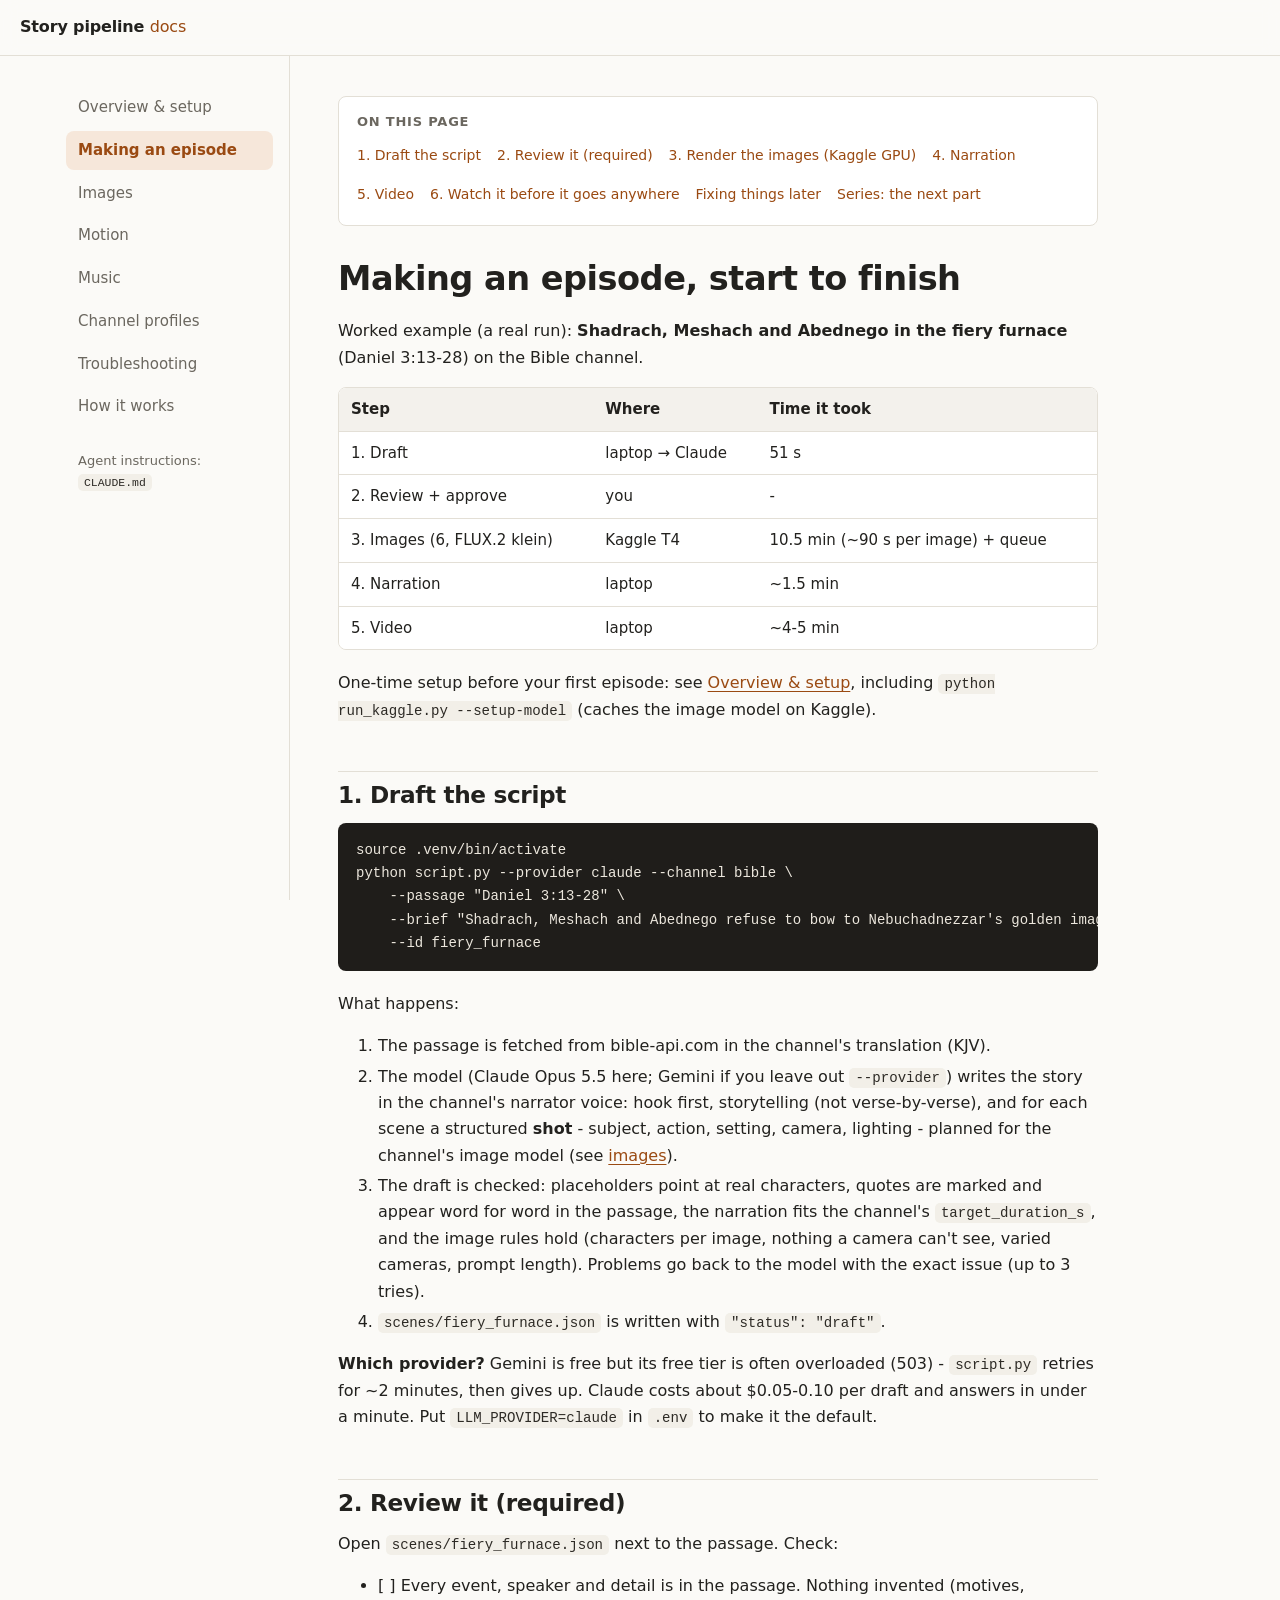
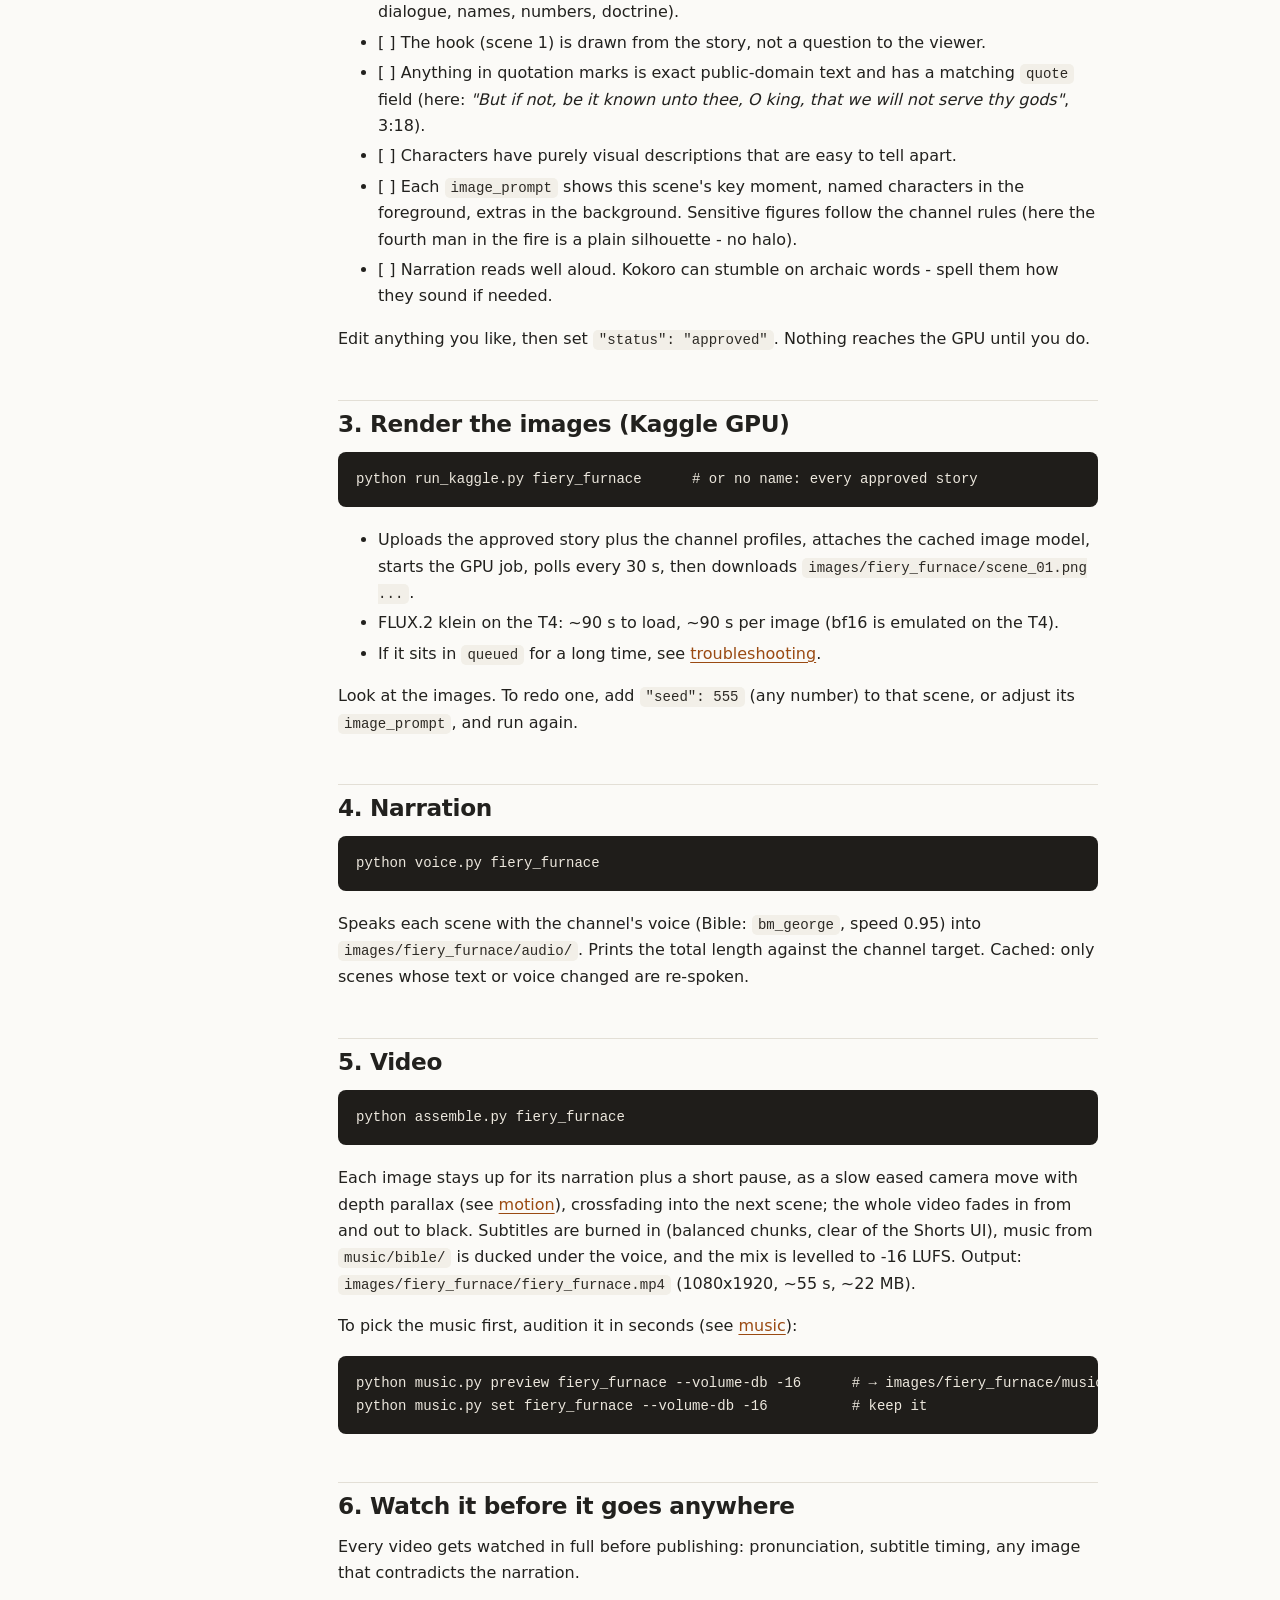
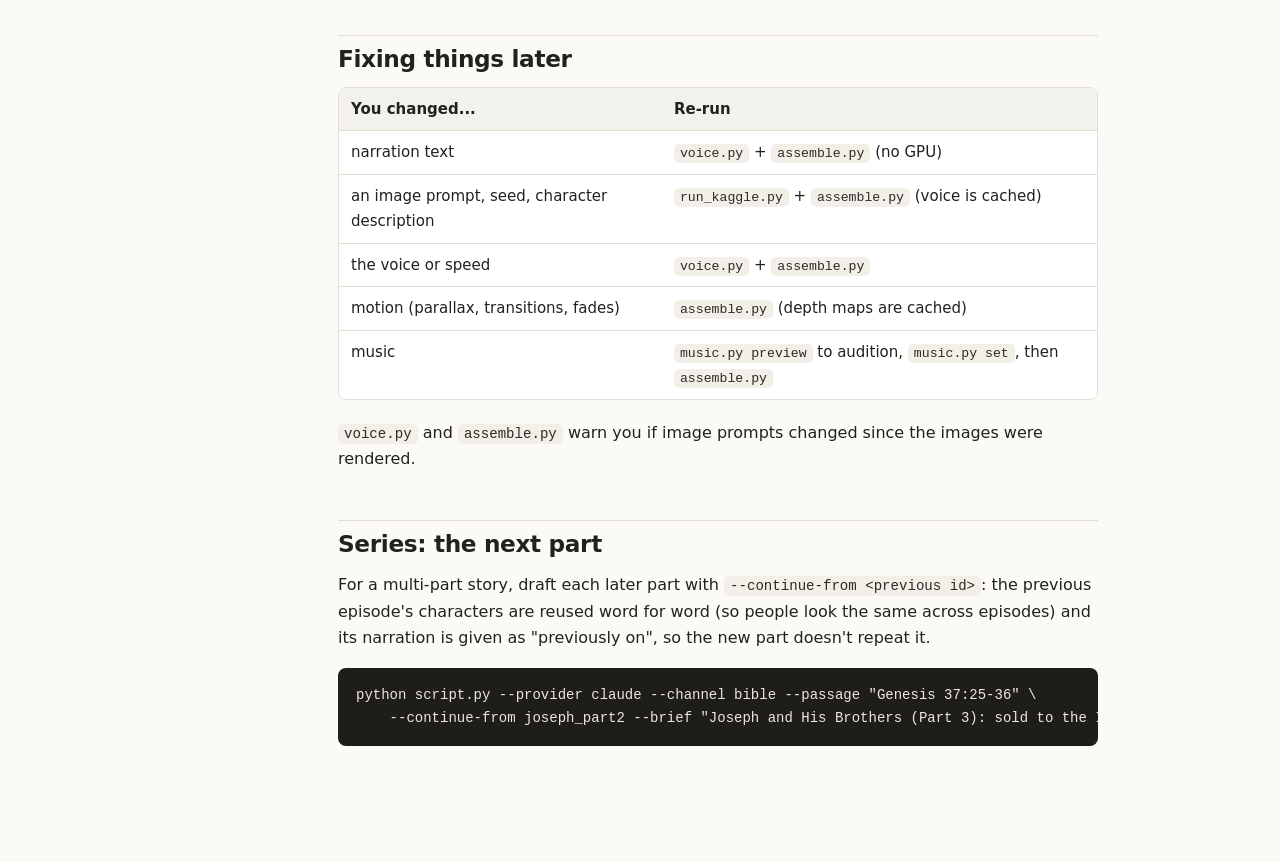
<file: docs/making-an-episode.html>
<!doctype html>
<html lang="en">
<head>
  <meta charset="utf-8">
  <meta name="viewport" content="width=device-width, initial-scale=1">
  <title>Making an episode, start to finish · Story pipeline docs</title>
  <link rel="stylesheet" href="style.css">
</head>
<body>
  <a class="skip" href="#content">Skip to content</a>
  <header class="topbar">
    <a class="brand" href="index.html">Story pipeline <span>docs</span></a>
    <button class="menu" aria-expanded="false" aria-controls="sidebar">Menu</button>
  </header>
  <div class="layout">
    <nav id="sidebar" class="sidebar" aria-label="Documentation">
      <ul>
      <li><a href="index.html">Overview & setup</a></li>
      <li><a href="making-an-episode.html" aria-current="page">Making an episode</a></li>
      <li><a href="images.html">Images</a></li>
      <li><a href="motion.html">Motion</a></li>
      <li><a href="music.html">Music</a></li>
      <li><a href="channels.html">Channel profiles</a></li>
      <li><a href="troubleshooting.html">Troubleshooting</a></li>
      <li><a href="how-it-works.html">How it works</a></li>
      </ul>
      <p class="side-note">Agent instructions: <code>CLAUDE.md</code></p>
    </nav>
    <main id="content">
      <nav class="toc" aria-label="On this page"><p>On this page</p><ul><li><a href="#1-draft-the-script">1. Draft the script</a></li><li><a href="#2-review-it-required">2. Review it (required)</a></li><li><a href="#3-render-the-images-kaggle-gpu">3. Render the images (Kaggle GPU)</a></li><li><a href="#4-narration">4. Narration</a></li><li><a href="#5-video">5. Video</a></li><li><a href="#6-watch-it-before-it-goes-anywhere">6. Watch it before it goes anywhere</a></li><li><a href="#fixing-things-later">Fixing things later</a></li><li><a href="#series-the-next-part">Series: the next part</a></li></ul></nav>
      <article>
<h1 id="making-an-episode-start-to-finish">Making an episode, start to finish<a class="anchor" href="#making-an-episode-start-to-finish" aria-label="Link to this section">#</a></h1>
<p>Worked example (a real run): <strong>Shadrach, Meshach and Abednego in the fiery furnace</strong>
(Daniel 3:13-28) on the Bible channel.</p>
<div class="table-wrap"><table>
<thead>
<tr>
<th>Step</th>
<th>Where</th>
<th>Time it took</th>
</tr>
</thead>
<tbody>
<tr>
<td>1. Draft</td>
<td>laptop → Claude</td>
<td>51 s</td>
</tr>
<tr>
<td>2. Review + approve</td>
<td>you</td>
<td>-</td>
</tr>
<tr>
<td>3. Images (6, FLUX.2 klein)</td>
<td>Kaggle T4</td>
<td>10.5 min (~90 s per image) + queue</td>
</tr>
<tr>
<td>4. Narration</td>
<td>laptop</td>
<td>~1.5 min</td>
</tr>
<tr>
<td>5. Video</td>
<td>laptop</td>
<td>~4-5 min</td>
</tr>
</tbody>
</table></div>
<p>One-time setup before your first episode: see <a href="index.html#one-time-setup">Overview &amp; setup</a>, including
<code>python run_kaggle.py --setup-model</code> (caches the image model on Kaggle).</p>
<h2 id="1-draft-the-script">1. Draft the script<a class="anchor" href="#1-draft-the-script" aria-label="Link to this section">#</a></h2>
<pre><code class="language-bash">source .venv/bin/activate
python script.py --provider claude --channel bible \
    --passage &quot;Daniel 3:13-28&quot; \
    --brief &quot;Shadrach, Meshach and Abednego refuse to bow to Nebuchadnezzar's golden image, are thrown into the fiery furnace heated seven times hotter, and a fourth figure walks with them in the fire; they come out unburned&quot; \
    --id fiery_furnace
</code></pre>
<p>What happens:</p>
<ol>
<li>The passage is fetched from bible-api.com in the channel's translation (KJV).</li>
<li>The model (Claude Opus 5.5 here; Gemini if you leave out <code>--provider</code>) writes the story in the
channel's narrator voice: hook first, storytelling (not verse-by-verse), and for each scene a
structured <strong>shot</strong> - subject, action, setting, camera, lighting - planned for the channel's
image model (see <a href="images.html">images</a>).</li>
<li>The draft is checked: placeholders point at real characters, quotes are marked and appear
word for word in the passage, the narration fits the channel's <code>target_duration_s</code>, and the
image rules hold (characters per image, nothing a camera can't see, varied cameras, prompt
length). Problems go back to the model with the exact issue (up to 3 tries).</li>
<li><code>scenes/fiery_furnace.json</code> is written with <code>&quot;status&quot;: &quot;draft&quot;</code>.</li>
</ol>
<p><strong>Which provider?</strong> Gemini is free but its free tier is often overloaded (503) - <code>script.py</code> retries
for ~2 minutes, then gives up. Claude costs about $0.05-0.10 per draft and answers in under a
minute. Put <code>LLM_PROVIDER=claude</code> in <code>.env</code> to make it the default.</p>
<h2 id="2-review-it-required">2. Review it (required)<a class="anchor" href="#2-review-it-required" aria-label="Link to this section">#</a></h2>
<p>Open <code>scenes/fiery_furnace.json</code> next to the passage. Check:</p>
<ul>
<li>[ ] Every event, speaker and detail is in the passage. Nothing invented (motives, dialogue,
names, numbers, doctrine).</li>
<li>[ ] The hook (scene 1) is drawn from the story, not a question to the viewer.</li>
<li>[ ] Anything in quotation marks is exact public-domain text and has a matching <code>quote</code> field
(here: <em>&quot;But if not, be it known unto thee, O king, that we will not serve thy gods&quot;</em>, 3:18).</li>
<li>[ ] Characters have purely visual descriptions that are easy to tell apart.</li>
<li>[ ] Each <code>image_prompt</code> shows this scene's key moment, named characters in the foreground,
extras in the background. Sensitive figures follow the channel rules (here the fourth man in
the fire is a plain silhouette - no halo).</li>
<li>[ ] Narration reads well aloud. Kokoro can stumble on archaic words - spell them how they sound
if needed.</li>
</ul>
<p>Edit anything you like, then set <code>&quot;status&quot;: &quot;approved&quot;</code>. Nothing reaches the GPU until you do.</p>
<h2 id="3-render-the-images-kaggle-gpu">3. Render the images (Kaggle GPU)<a class="anchor" href="#3-render-the-images-kaggle-gpu" aria-label="Link to this section">#</a></h2>
<pre><code class="language-bash">python run_kaggle.py fiery_furnace      # or no name: every approved story
</code></pre>
<ul>
<li>Uploads the approved story plus the channel profiles, attaches the cached image model, starts
the GPU job, polls every 30 s, then downloads <code>images/fiery_furnace/scene_01.png ...</code>.</li>
<li>FLUX.2 klein on the T4: ~90 s to load, ~90 s per image (bf16 is emulated on the T4).</li>
<li>If it sits in <code>queued</code> for a long time, see <a href="troubleshooting.html#job-stuck-in-queued">troubleshooting</a>.</li>
</ul>
<p>Look at the images. To redo one, add <code>&quot;seed&quot;: 555</code> (any number) to that scene, or adjust its
<code>image_prompt</code>, and run again.</p>
<h2 id="4-narration">4. Narration<a class="anchor" href="#4-narration" aria-label="Link to this section">#</a></h2>
<pre><code class="language-bash">python voice.py fiery_furnace
</code></pre>
<p>Speaks each scene with the channel's voice (Bible: <code>bm_george</code>, speed 0.95) into
<code>images/fiery_furnace/audio/</code>. Prints the total length against the channel target. Cached: only
scenes whose text or voice changed are re-spoken.</p>
<h2 id="5-video">5. Video<a class="anchor" href="#5-video" aria-label="Link to this section">#</a></h2>
<pre><code class="language-bash">python assemble.py fiery_furnace
</code></pre>
<p>Each image stays up for its narration plus a short pause, as a slow eased camera move with depth
parallax (see <a href="motion.html">motion</a>), crossfading into the next scene; the whole video fades in from
and out to black. Subtitles are burned in (balanced chunks, clear of the Shorts UI), music from
<code>music/bible/</code> is ducked under the voice, and the mix is levelled to -16 LUFS.
Output: <code>images/fiery_furnace/fiery_furnace.mp4</code> (1080x1920, ~55 s, ~22 MB).</p>
<p>To pick the music first, audition it in seconds (see <a href="music.html">music</a>):</p>
<pre><code class="language-bash">python music.py preview fiery_furnace --volume-db -16      # → images/fiery_furnace/music_preview.mp3
python music.py set fiery_furnace --volume-db -16          # keep it
</code></pre>
<h2 id="6-watch-it-before-it-goes-anywhere">6. Watch it before it goes anywhere<a class="anchor" href="#6-watch-it-before-it-goes-anywhere" aria-label="Link to this section">#</a></h2>
<p>Every video gets watched in full before publishing: pronunciation, subtitle timing, any image
that contradicts the narration.</p>
<h2 id="fixing-things-later">Fixing things later<a class="anchor" href="#fixing-things-later" aria-label="Link to this section">#</a></h2>
<div class="table-wrap"><table>
<thead>
<tr>
<th>You changed...</th>
<th>Re-run</th>
</tr>
</thead>
<tbody>
<tr>
<td>narration text</td>
<td><code>voice.py</code> + <code>assemble.py</code> (no GPU)</td>
</tr>
<tr>
<td>an image prompt, seed, character description</td>
<td><code>run_kaggle.py</code> + <code>assemble.py</code> (voice is cached)</td>
</tr>
<tr>
<td>the voice or speed</td>
<td><code>voice.py</code> + <code>assemble.py</code></td>
</tr>
<tr>
<td>motion (parallax, transitions, fades)</td>
<td><code>assemble.py</code> (depth maps are cached)</td>
</tr>
<tr>
<td>music</td>
<td><code>music.py preview</code> to audition, <code>music.py set</code>, then <code>assemble.py</code></td>
</tr>
</tbody>
</table></div>
<p><code>voice.py</code> and <code>assemble.py</code> warn you if image prompts changed since the images were rendered.</p>
<h2 id="series-the-next-part">Series: the next part<a class="anchor" href="#series-the-next-part" aria-label="Link to this section">#</a></h2>
<p>For a multi-part story, draft each later part with <code>--continue-from &lt;previous id&gt;</code>: the previous
episode's characters are reused word for word (so people look the same across episodes) and its
narration is given as &quot;previously on&quot;, so the new part doesn't repeat it.</p>
<pre><code class="language-bash">python script.py --provider claude --channel bible --passage &quot;Genesis 37:25-36&quot; \
    --continue-from joseph_part2 --brief &quot;Joseph and His Brothers (Part 3): sold to the Ishmeelites&quot;
</code></pre>

      </article>
    </main>
  </div>
  <script>
    const b = document.querySelector('.menu'), s = document.getElementById('sidebar');
    b.addEventListener('click', () => { const o = s.classList.toggle('open'); b.setAttribute('aria-expanded', o); });
  </script>
</body>
</html>
</file>
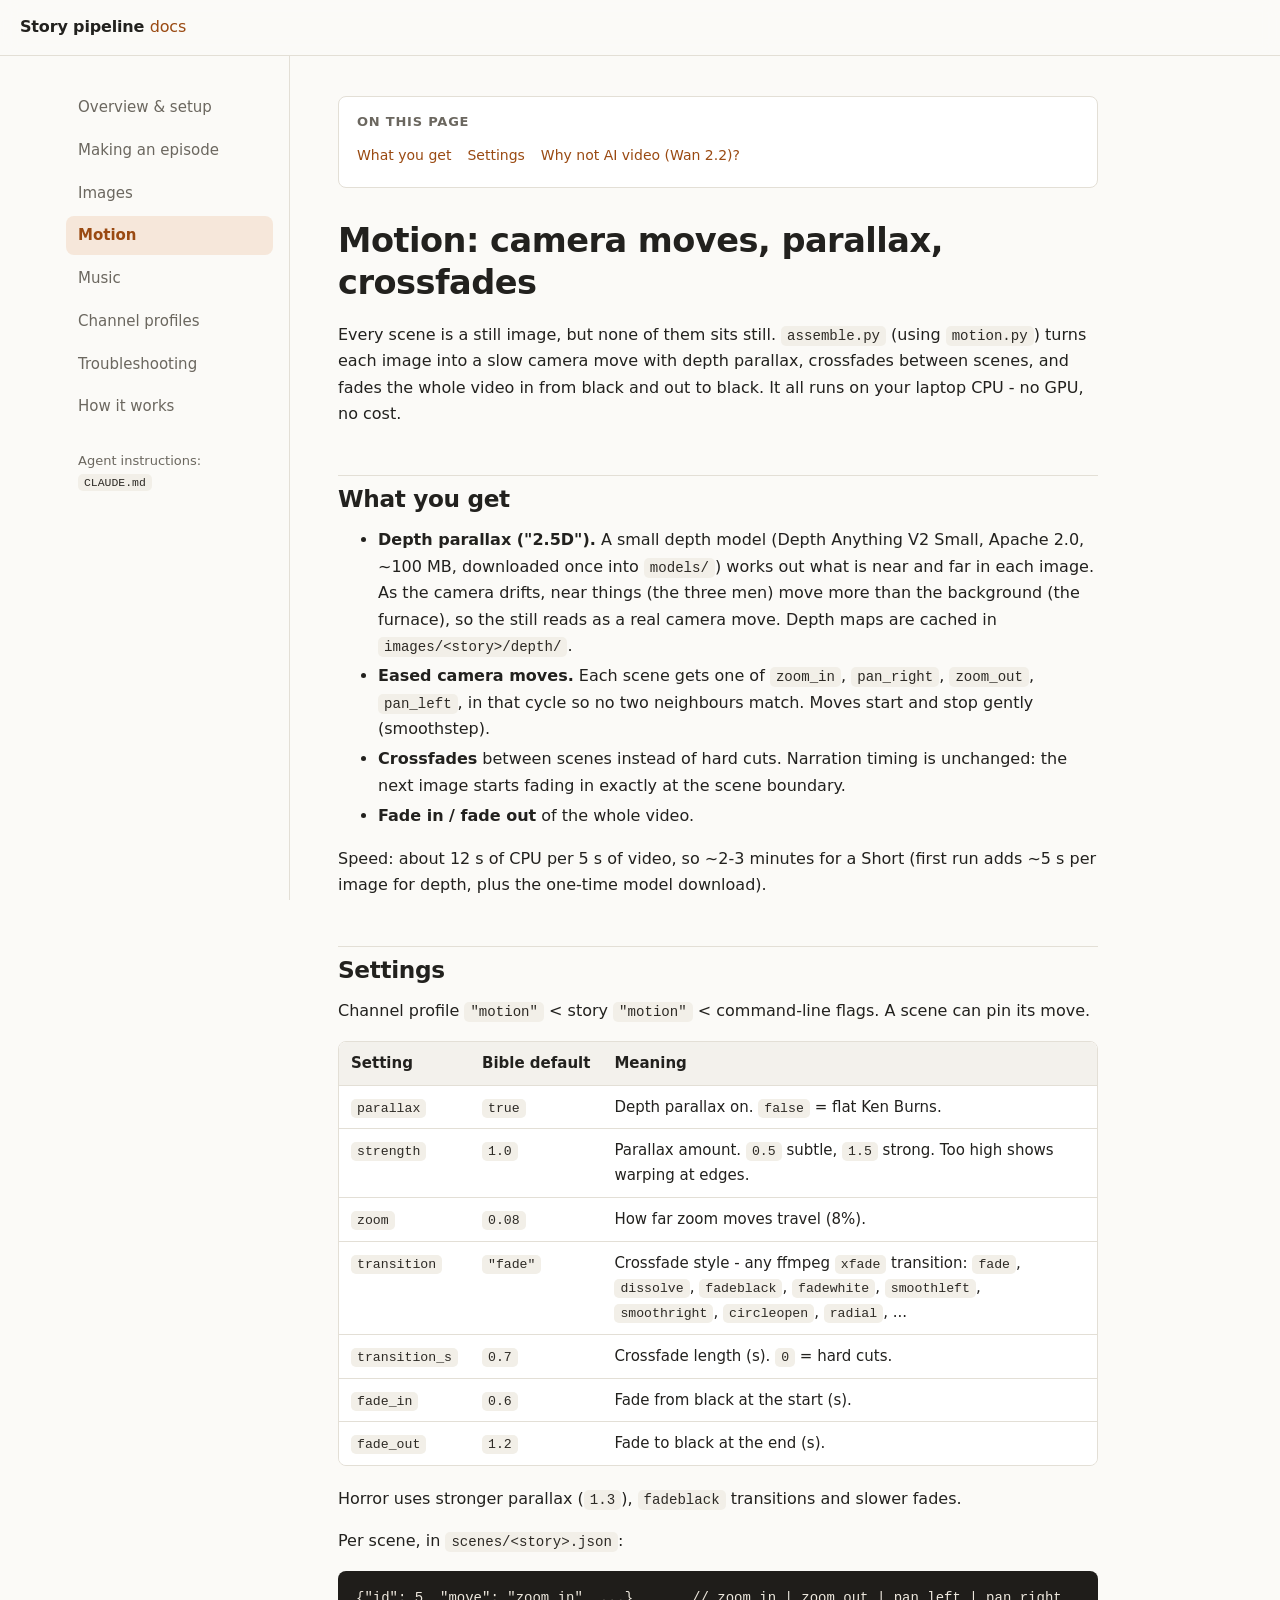
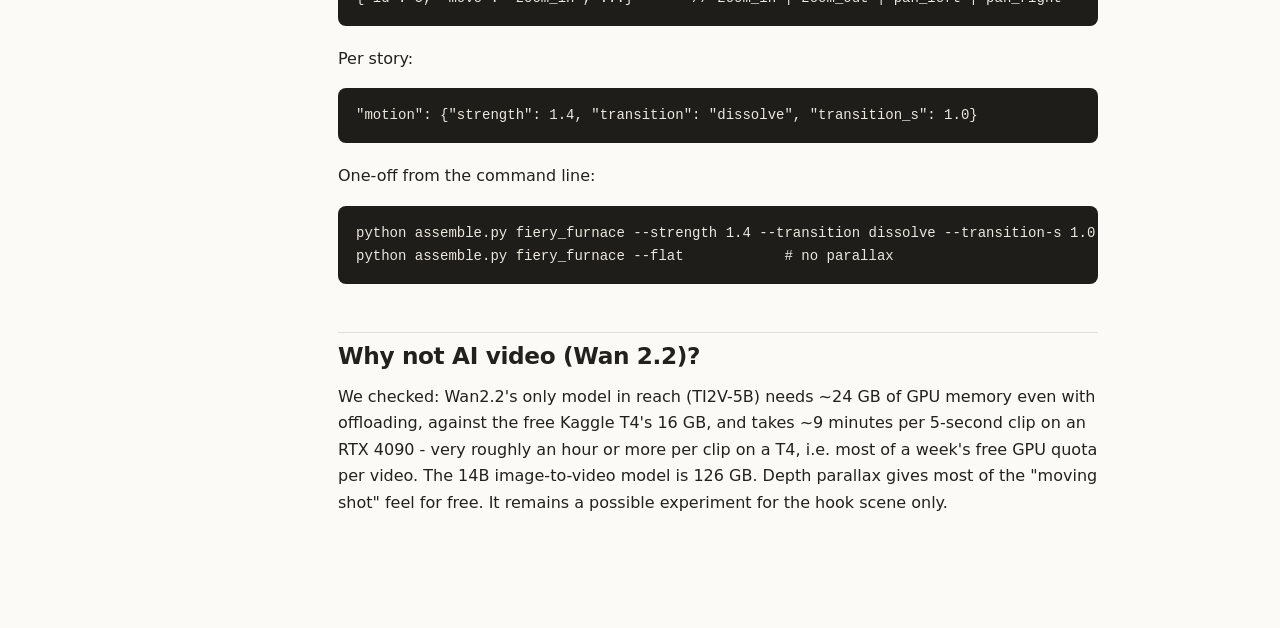
<file: docs/motion.html>
<!doctype html>
<html lang="en">
<head>
  <meta charset="utf-8">
  <meta name="viewport" content="width=device-width, initial-scale=1">
  <title>Motion: camera moves, parallax, crossfades · Story pipeline docs</title>
  <link rel="stylesheet" href="style.css">
</head>
<body>
  <a class="skip" href="#content">Skip to content</a>
  <header class="topbar">
    <a class="brand" href="index.html">Story pipeline <span>docs</span></a>
    <button class="menu" aria-expanded="false" aria-controls="sidebar">Menu</button>
  </header>
  <div class="layout">
    <nav id="sidebar" class="sidebar" aria-label="Documentation">
      <ul>
      <li><a href="index.html">Overview & setup</a></li>
      <li><a href="making-an-episode.html">Making an episode</a></li>
      <li><a href="images.html">Images</a></li>
      <li><a href="motion.html" aria-current="page">Motion</a></li>
      <li><a href="music.html">Music</a></li>
      <li><a href="channels.html">Channel profiles</a></li>
      <li><a href="troubleshooting.html">Troubleshooting</a></li>
      <li><a href="how-it-works.html">How it works</a></li>
      </ul>
      <p class="side-note">Agent instructions: <code>CLAUDE.md</code></p>
    </nav>
    <main id="content">
      <nav class="toc" aria-label="On this page"><p>On this page</p><ul><li><a href="#what-you-get">What you get</a></li><li><a href="#settings">Settings</a></li><li><a href="#why-not-ai-video-wan-2-2">Why not AI video (Wan 2.2)?</a></li></ul></nav>
      <article>
<h1 id="motion-camera-moves-parallax-crossfades">Motion: camera moves, parallax, crossfades<a class="anchor" href="#motion-camera-moves-parallax-crossfades" aria-label="Link to this section">#</a></h1>
<p>Every scene is a still image, but none of them sits still. <code>assemble.py</code> (using <code>motion.py</code>) turns
each image into a slow camera move with depth parallax, crossfades between scenes, and fades the
whole video in from black and out to black. It all runs on your laptop CPU - no GPU, no cost.</p>
<h2 id="what-you-get">What you get<a class="anchor" href="#what-you-get" aria-label="Link to this section">#</a></h2>
<ul>
<li><strong>Depth parallax (&quot;2.5D&quot;).</strong> A small depth model (Depth Anything V2 Small, Apache 2.0, ~100 MB,
downloaded once into <code>models/</code>) works out what is near and far in each image. As the camera
drifts, near things (the three men) move more than the background (the furnace), so the still
reads as a real camera move. Depth maps are cached in <code>images/&lt;story&gt;/depth/</code>.</li>
<li><strong>Eased camera moves.</strong> Each scene gets one of <code>zoom_in</code>, <code>pan_right</code>, <code>zoom_out</code>, <code>pan_left</code>, in
that cycle so no two neighbours match. Moves start and stop gently (smoothstep).</li>
<li><strong>Crossfades</strong> between scenes instead of hard cuts. Narration timing is unchanged: the next image
starts fading in exactly at the scene boundary.</li>
<li><strong>Fade in / fade out</strong> of the whole video.</li>
</ul>
<p>Speed: about 12 s of CPU per 5 s of video, so ~2-3 minutes for a Short (first run adds ~5 s per
image for depth, plus the one-time model download).</p>
<h2 id="settings">Settings<a class="anchor" href="#settings" aria-label="Link to this section">#</a></h2>
<p>Channel profile <code>&quot;motion&quot;</code> &lt; story <code>&quot;motion&quot;</code> &lt; command-line flags. A scene can pin its move.</p>
<div class="table-wrap"><table>
<thead>
<tr>
<th>Setting</th>
<th>Bible default</th>
<th>Meaning</th>
</tr>
</thead>
<tbody>
<tr>
<td><code>parallax</code></td>
<td><code>true</code></td>
<td>Depth parallax on. <code>false</code> = flat Ken Burns.</td>
</tr>
<tr>
<td><code>strength</code></td>
<td><code>1.0</code></td>
<td>Parallax amount. <code>0.5</code> subtle, <code>1.5</code> strong. Too high shows warping at edges.</td>
</tr>
<tr>
<td><code>zoom</code></td>
<td><code>0.08</code></td>
<td>How far zoom moves travel (8%).</td>
</tr>
<tr>
<td><code>transition</code></td>
<td><code>&quot;fade&quot;</code></td>
<td>Crossfade style - any ffmpeg <code>xfade</code> transition: <code>fade</code>, <code>dissolve</code>, <code>fadeblack</code>, <code>fadewhite</code>, <code>smoothleft</code>, <code>smoothright</code>, <code>circleopen</code>, <code>radial</code>, ...</td>
</tr>
<tr>
<td><code>transition_s</code></td>
<td><code>0.7</code></td>
<td>Crossfade length (s). <code>0</code> = hard cuts.</td>
</tr>
<tr>
<td><code>fade_in</code></td>
<td><code>0.6</code></td>
<td>Fade from black at the start (s).</td>
</tr>
<tr>
<td><code>fade_out</code></td>
<td><code>1.2</code></td>
<td>Fade to black at the end (s).</td>
</tr>
</tbody>
</table></div>
<p>Horror uses stronger parallax (<code>1.3</code>), <code>fadeblack</code> transitions and slower fades.</p>
<p>Per scene, in <code>scenes/&lt;story&gt;.json</code>:</p>
<pre><code class="language-json">{&quot;id&quot;: 5, &quot;move&quot;: &quot;zoom_in&quot;, ...}       // zoom_in | zoom_out | pan_left | pan_right
</code></pre>
<p>Per story:</p>
<pre><code class="language-json">&quot;motion&quot;: {&quot;strength&quot;: 1.4, &quot;transition&quot;: &quot;dissolve&quot;, &quot;transition_s&quot;: 1.0}
</code></pre>
<p>One-off from the command line:</p>
<pre><code class="language-bash">python assemble.py fiery_furnace --strength 1.4 --transition dissolve --transition-s 1.0
python assemble.py fiery_furnace --flat            # no parallax
</code></pre>
<h2 id="why-not-ai-video-wan-2-2">Why not AI video (Wan 2.2)?<a class="anchor" href="#why-not-ai-video-wan-2-2" aria-label="Link to this section">#</a></h2>
<p>We checked: Wan2.2's only model in reach (TI2V-5B) needs ~24 GB of GPU memory even with offloading,
against the free Kaggle T4's 16 GB, and takes ~9 minutes per 5-second clip on an RTX 4090 - very
roughly an hour or more per clip on a T4, i.e. most of a week's free GPU quota per video. The 14B
image-to-video model is 126 GB. Depth parallax gives most of the &quot;moving shot&quot; feel for free.
It remains a possible experiment for the hook scene only.</p>

      </article>
    </main>
  </div>
  <script>
    const b = document.querySelector('.menu'), s = document.getElementById('sidebar');
    b.addEventListener('click', () => { const o = s.classList.toggle('open'); b.setAttribute('aria-expanded', o); });
  </script>
</body>
</html>
</file>
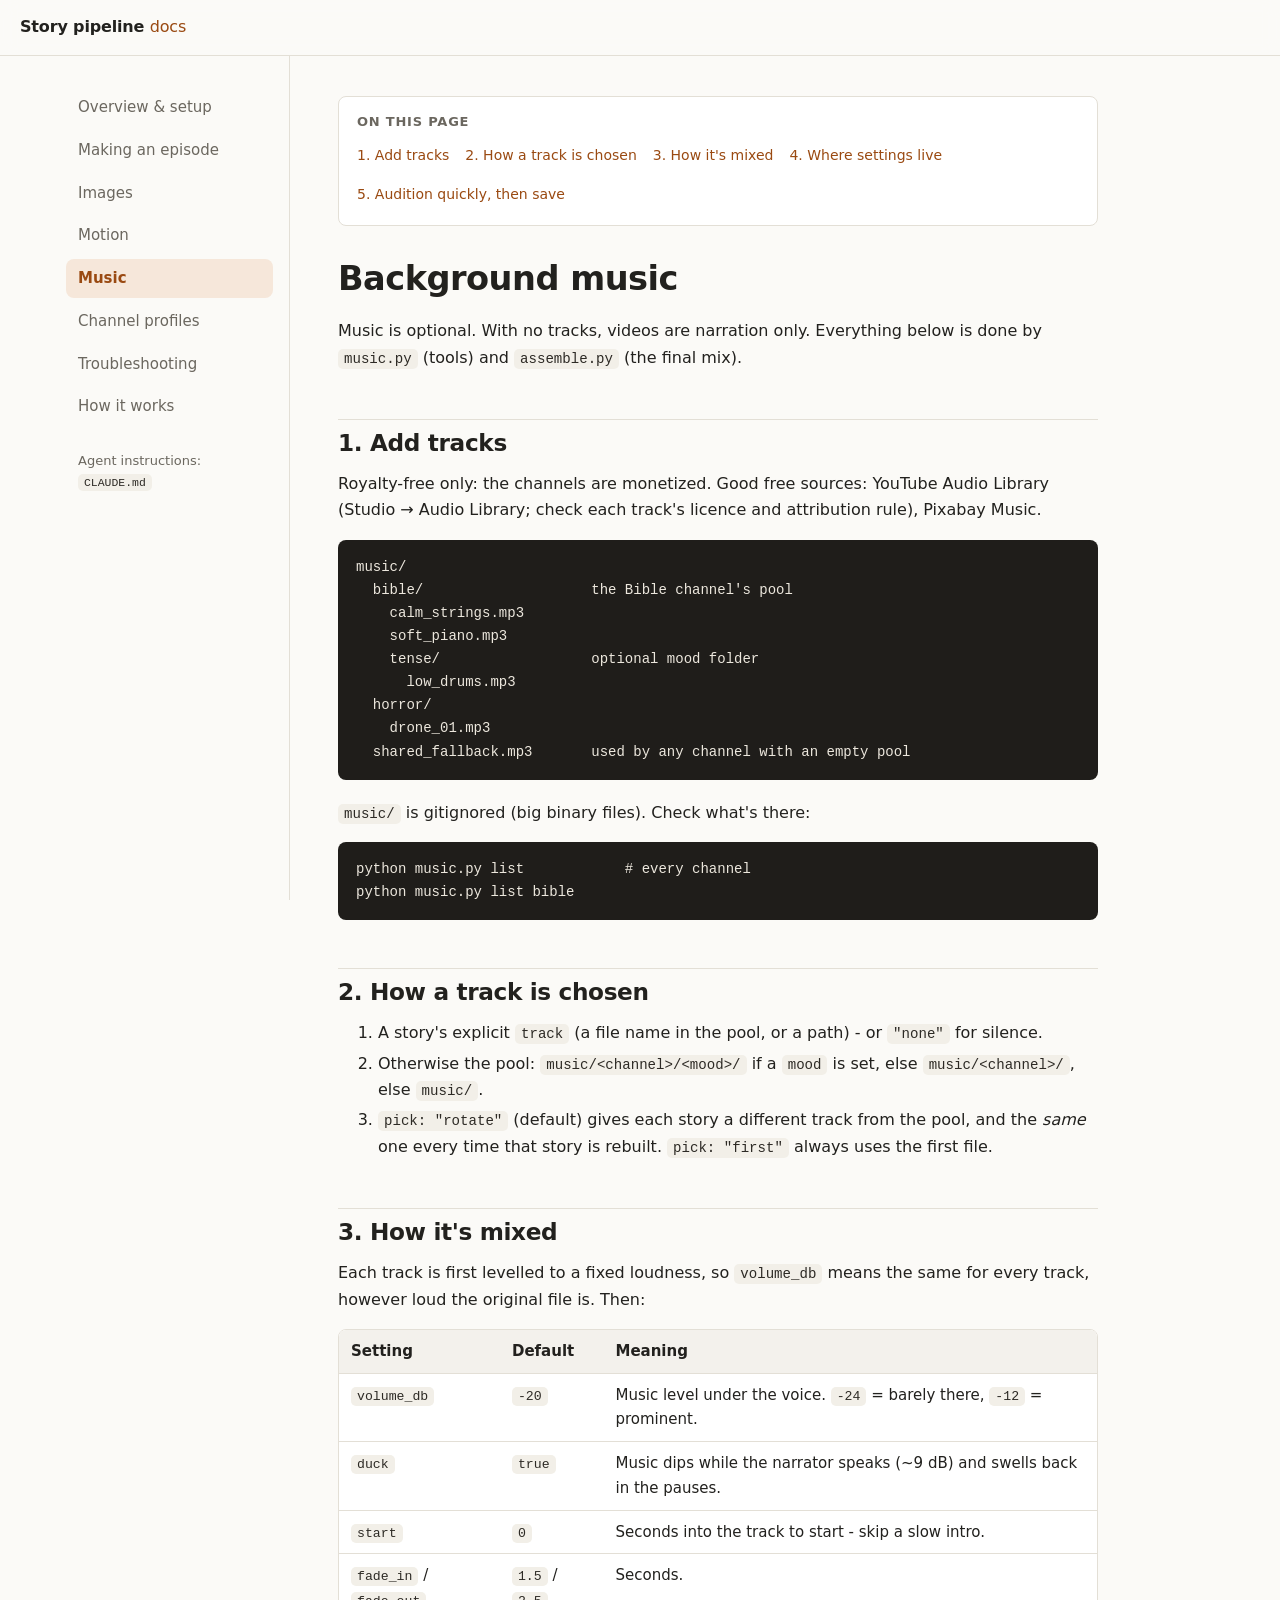
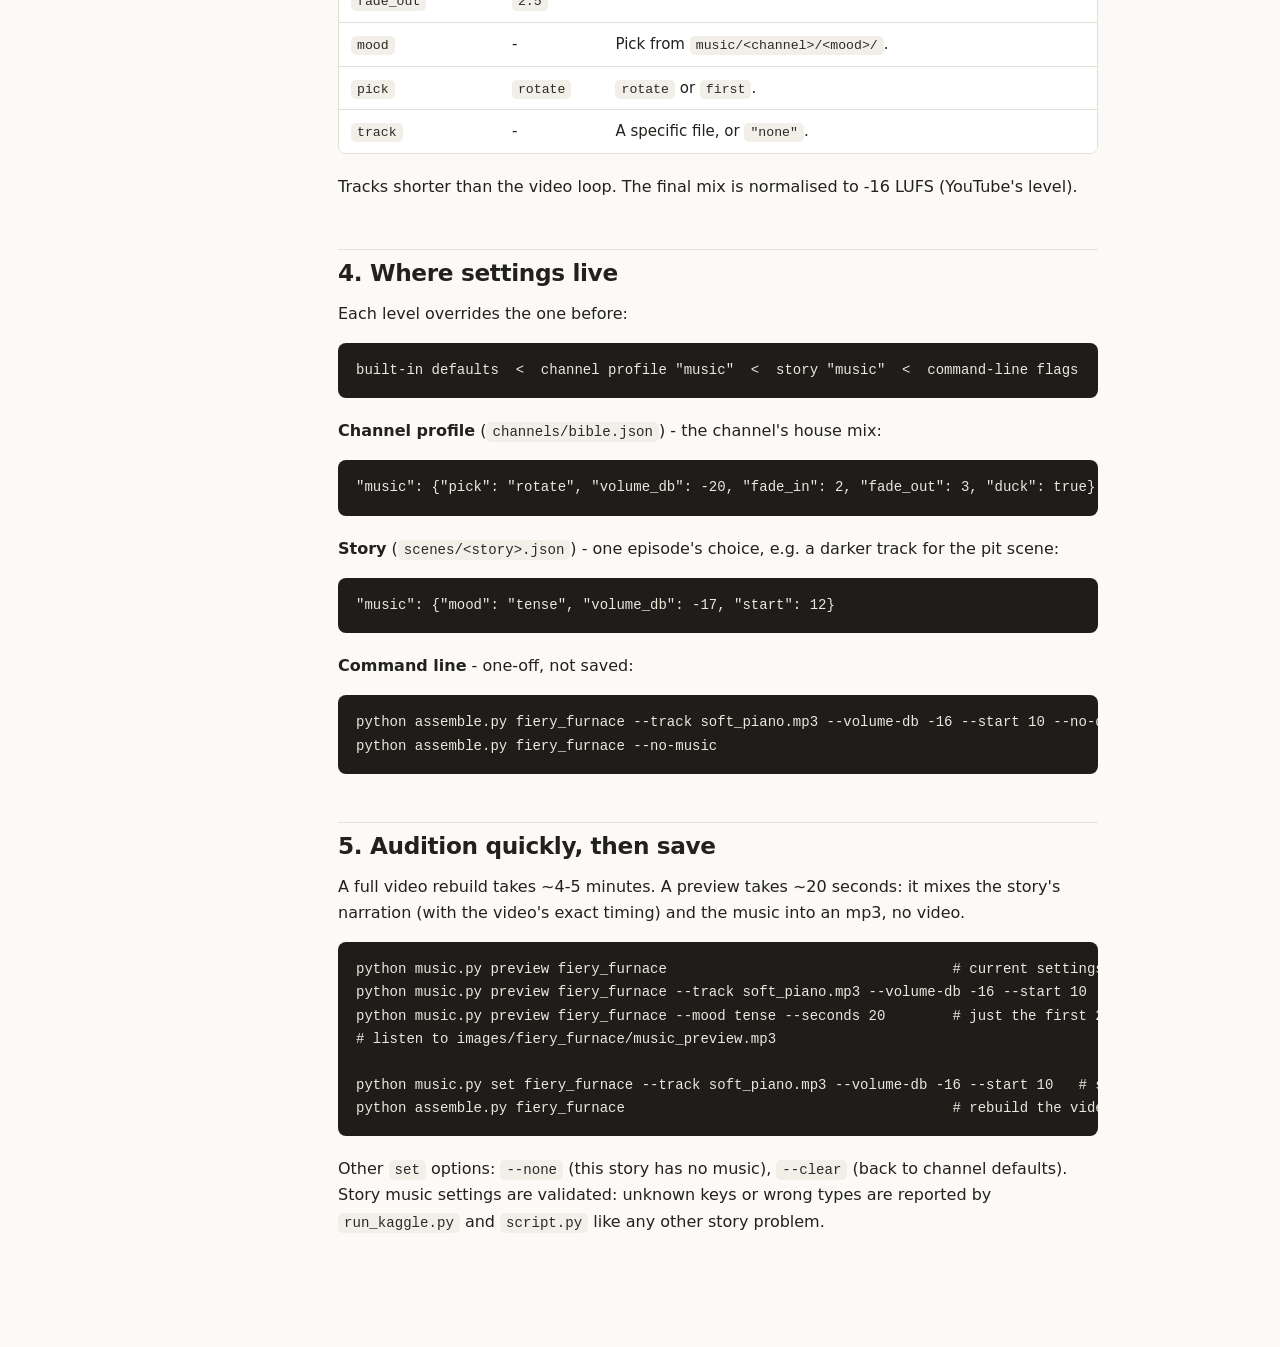
<file: docs/music.html>
<!doctype html>
<html lang="en">
<head>
  <meta charset="utf-8">
  <meta name="viewport" content="width=device-width, initial-scale=1">
  <title>Background music · Story pipeline docs</title>
  <link rel="stylesheet" href="style.css">
</head>
<body>
  <a class="skip" href="#content">Skip to content</a>
  <header class="topbar">
    <a class="brand" href="index.html">Story pipeline <span>docs</span></a>
    <button class="menu" aria-expanded="false" aria-controls="sidebar">Menu</button>
  </header>
  <div class="layout">
    <nav id="sidebar" class="sidebar" aria-label="Documentation">
      <ul>
      <li><a href="index.html">Overview & setup</a></li>
      <li><a href="making-an-episode.html">Making an episode</a></li>
      <li><a href="images.html">Images</a></li>
      <li><a href="motion.html">Motion</a></li>
      <li><a href="music.html" aria-current="page">Music</a></li>
      <li><a href="channels.html">Channel profiles</a></li>
      <li><a href="troubleshooting.html">Troubleshooting</a></li>
      <li><a href="how-it-works.html">How it works</a></li>
      </ul>
      <p class="side-note">Agent instructions: <code>CLAUDE.md</code></p>
    </nav>
    <main id="content">
      <nav class="toc" aria-label="On this page"><p>On this page</p><ul><li><a href="#1-add-tracks">1. Add tracks</a></li><li><a href="#2-how-a-track-is-chosen">2. How a track is chosen</a></li><li><a href="#3-how-it-s-mixed">3. How it's mixed</a></li><li><a href="#4-where-settings-live">4. Where settings live</a></li><li><a href="#5-audition-quickly-then-save">5. Audition quickly, then save</a></li></ul></nav>
      <article>
<h1 id="background-music">Background music<a class="anchor" href="#background-music" aria-label="Link to this section">#</a></h1>
<p>Music is optional. With no tracks, videos are narration only. Everything below is done by
<code>music.py</code> (tools) and <code>assemble.py</code> (the final mix).</p>
<h2 id="1-add-tracks">1. Add tracks<a class="anchor" href="#1-add-tracks" aria-label="Link to this section">#</a></h2>
<p>Royalty-free only: the channels are monetized. Good free sources: YouTube Audio Library
(Studio → Audio Library; check each track's licence and attribution rule), Pixabay Music.</p>
<pre><code>music/
  bible/                    the Bible channel's pool
    calm_strings.mp3
    soft_piano.mp3
    tense/                  optional mood folder
      low_drums.mp3
  horror/
    drone_01.mp3
  shared_fallback.mp3       used by any channel with an empty pool
</code></pre>
<p><code>music/</code> is gitignored (big binary files). Check what's there:</p>
<pre><code class="language-bash">python music.py list            # every channel
python music.py list bible
</code></pre>
<h2 id="2-how-a-track-is-chosen">2. How a track is chosen<a class="anchor" href="#2-how-a-track-is-chosen" aria-label="Link to this section">#</a></h2>
<ol>
<li>A story's explicit <code>track</code> (a file name in the pool, or a path) - or <code>&quot;none&quot;</code> for silence.</li>
<li>Otherwise the pool: <code>music/&lt;channel&gt;/&lt;mood&gt;/</code> if a <code>mood</code> is set, else <code>music/&lt;channel&gt;/</code>,
else <code>music/</code>.</li>
<li><code>pick: &quot;rotate&quot;</code> (default) gives each story a different track from the pool, and the <em>same</em>
one every time that story is rebuilt. <code>pick: &quot;first&quot;</code> always uses the first file.</li>
</ol>
<h2 id="3-how-it-s-mixed">3. How it's mixed<a class="anchor" href="#3-how-it-s-mixed" aria-label="Link to this section">#</a></h2>
<p>Each track is first levelled to a fixed loudness, so <code>volume_db</code> means the same for every track,
however loud the original file is. Then:</p>
<div class="table-wrap"><table>
<thead>
<tr>
<th>Setting</th>
<th>Default</th>
<th>Meaning</th>
</tr>
</thead>
<tbody>
<tr>
<td><code>volume_db</code></td>
<td><code>-20</code></td>
<td>Music level under the voice. <code>-24</code> = barely there, <code>-12</code> = prominent.</td>
</tr>
<tr>
<td><code>duck</code></td>
<td><code>true</code></td>
<td>Music dips while the narrator speaks (~9 dB) and swells back in the pauses.</td>
</tr>
<tr>
<td><code>start</code></td>
<td><code>0</code></td>
<td>Seconds into the track to start - skip a slow intro.</td>
</tr>
<tr>
<td><code>fade_in</code> / <code>fade_out</code></td>
<td><code>1.5</code> / <code>2.5</code></td>
<td>Seconds.</td>
</tr>
<tr>
<td><code>mood</code></td>
<td>-</td>
<td>Pick from <code>music/&lt;channel&gt;/&lt;mood&gt;/</code>.</td>
</tr>
<tr>
<td><code>pick</code></td>
<td><code>rotate</code></td>
<td><code>rotate</code> or <code>first</code>.</td>
</tr>
<tr>
<td><code>track</code></td>
<td>-</td>
<td>A specific file, or <code>&quot;none&quot;</code>.</td>
</tr>
</tbody>
</table></div>
<p>Tracks shorter than the video loop. The final mix is normalised to -16 LUFS (YouTube's level).</p>
<h2 id="4-where-settings-live">4. Where settings live<a class="anchor" href="#4-where-settings-live" aria-label="Link to this section">#</a></h2>
<p>Each level overrides the one before:</p>
<pre><code>built-in defaults  &lt;  channel profile &quot;music&quot;  &lt;  story &quot;music&quot;  &lt;  command-line flags
</code></pre>
<p><strong>Channel profile</strong> (<code>channels/bible.json</code>) - the channel's house mix:</p>
<pre><code class="language-json">&quot;music&quot;: {&quot;pick&quot;: &quot;rotate&quot;, &quot;volume_db&quot;: -20, &quot;fade_in&quot;: 2, &quot;fade_out&quot;: 3, &quot;duck&quot;: true}
</code></pre>
<p><strong>Story</strong> (<code>scenes/&lt;story&gt;.json</code>) - one episode's choice, e.g. a darker track for the pit scene:</p>
<pre><code class="language-json">&quot;music&quot;: {&quot;mood&quot;: &quot;tense&quot;, &quot;volume_db&quot;: -17, &quot;start&quot;: 12}
</code></pre>
<p><strong>Command line</strong> - one-off, not saved:</p>
<pre><code class="language-bash">python assemble.py fiery_furnace --track soft_piano.mp3 --volume-db -16 --start 10 --no-duck
python assemble.py fiery_furnace --no-music
</code></pre>
<h2 id="5-audition-quickly-then-save">5. Audition quickly, then save<a class="anchor" href="#5-audition-quickly-then-save" aria-label="Link to this section">#</a></h2>
<p>A full video rebuild takes ~4-5 minutes. A preview takes ~20 seconds: it mixes the story's
narration (with the video's exact timing) and the music into an mp3, no video.</p>
<pre><code class="language-bash">python music.py preview fiery_furnace                                  # current settings
python music.py preview fiery_furnace --track soft_piano.mp3 --volume-db -16 --start 10
python music.py preview fiery_furnace --mood tense --seconds 20        # just the first 20 s
# listen to images/fiery_furnace/music_preview.mp3

python music.py set fiery_furnace --track soft_piano.mp3 --volume-db -16 --start 10   # save it
python assemble.py fiery_furnace                                       # rebuild the video
</code></pre>
<p>Other <code>set</code> options: <code>--none</code> (this story has no music), <code>--clear</code> (back to channel defaults).
Story music settings are validated: unknown keys or wrong types are reported by <code>run_kaggle.py</code>
and <code>script.py</code> like any other story problem.</p>

      </article>
    </main>
  </div>
  <script>
    const b = document.querySelector('.menu'), s = document.getElementById('sidebar');
    b.addEventListener('click', () => { const o = s.classList.toggle('open'); b.setAttribute('aria-expanded', o); });
  </script>
</body>
</html>
</file>
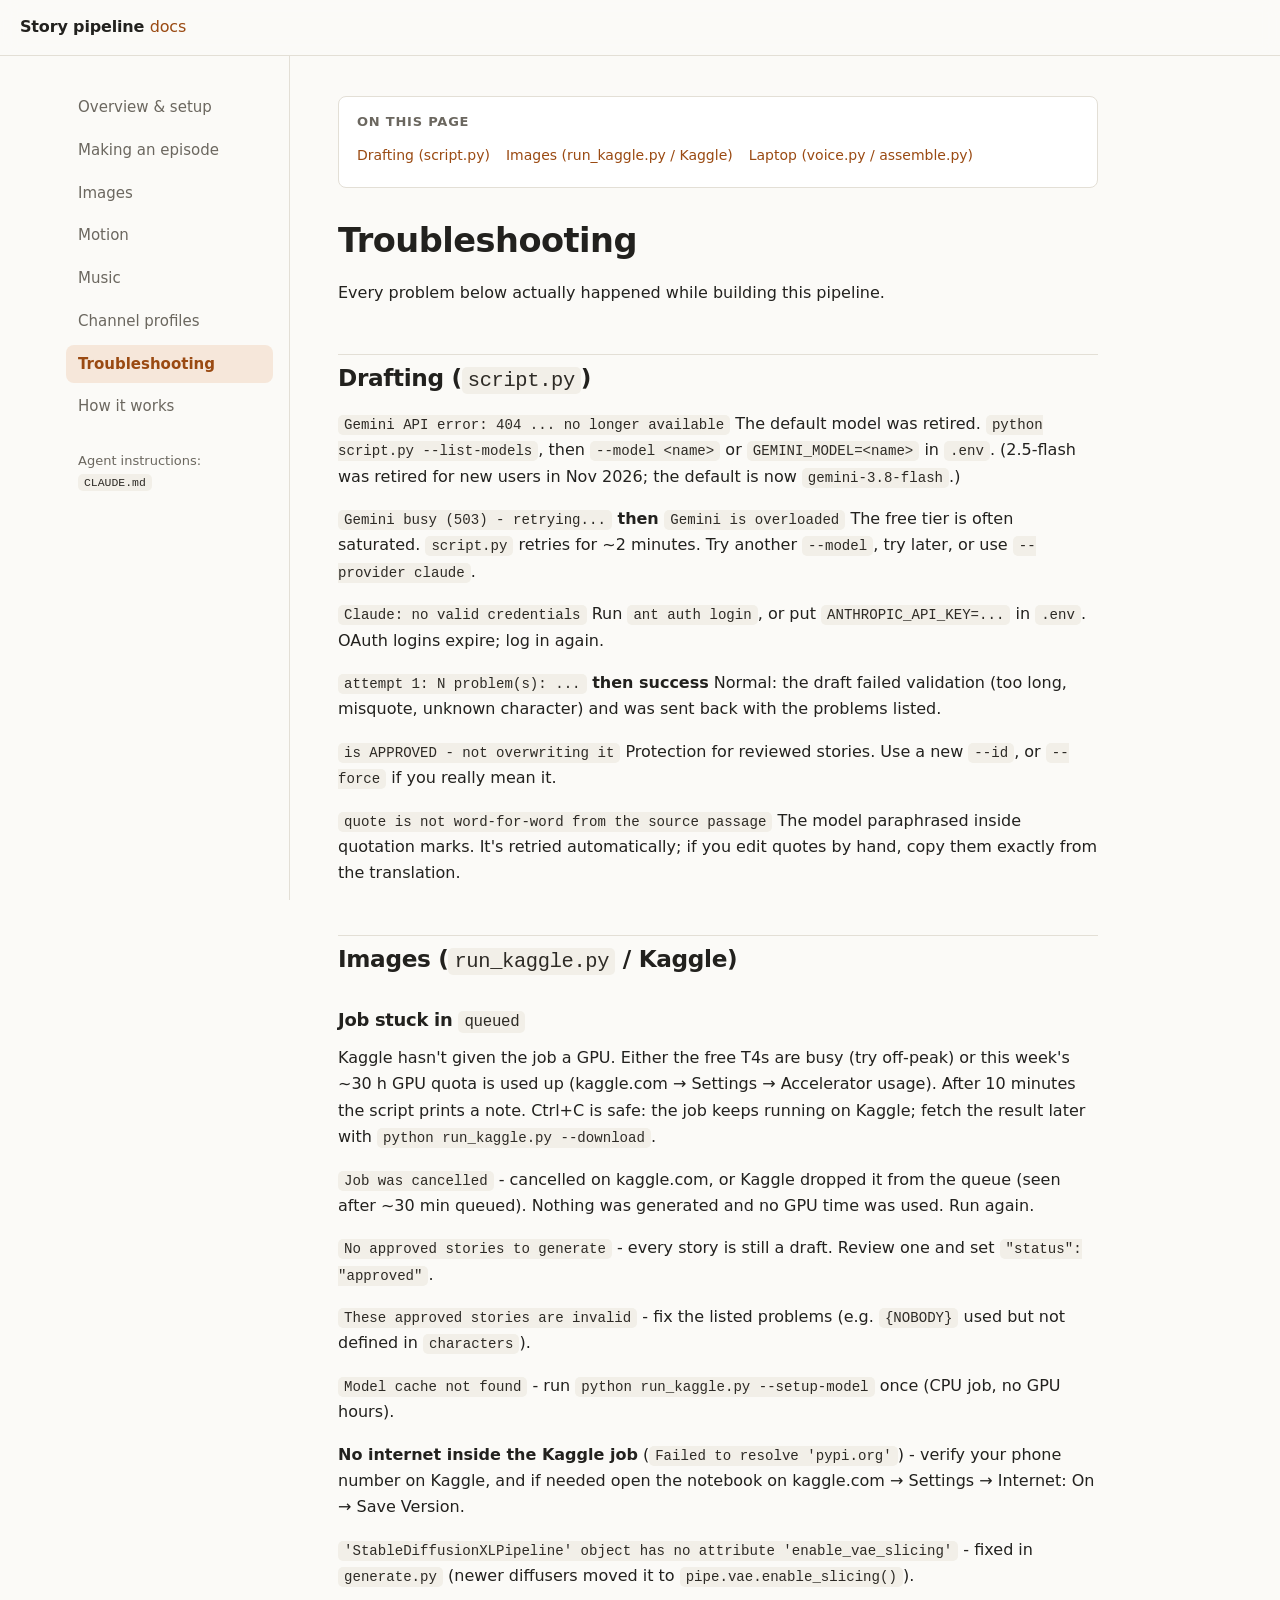
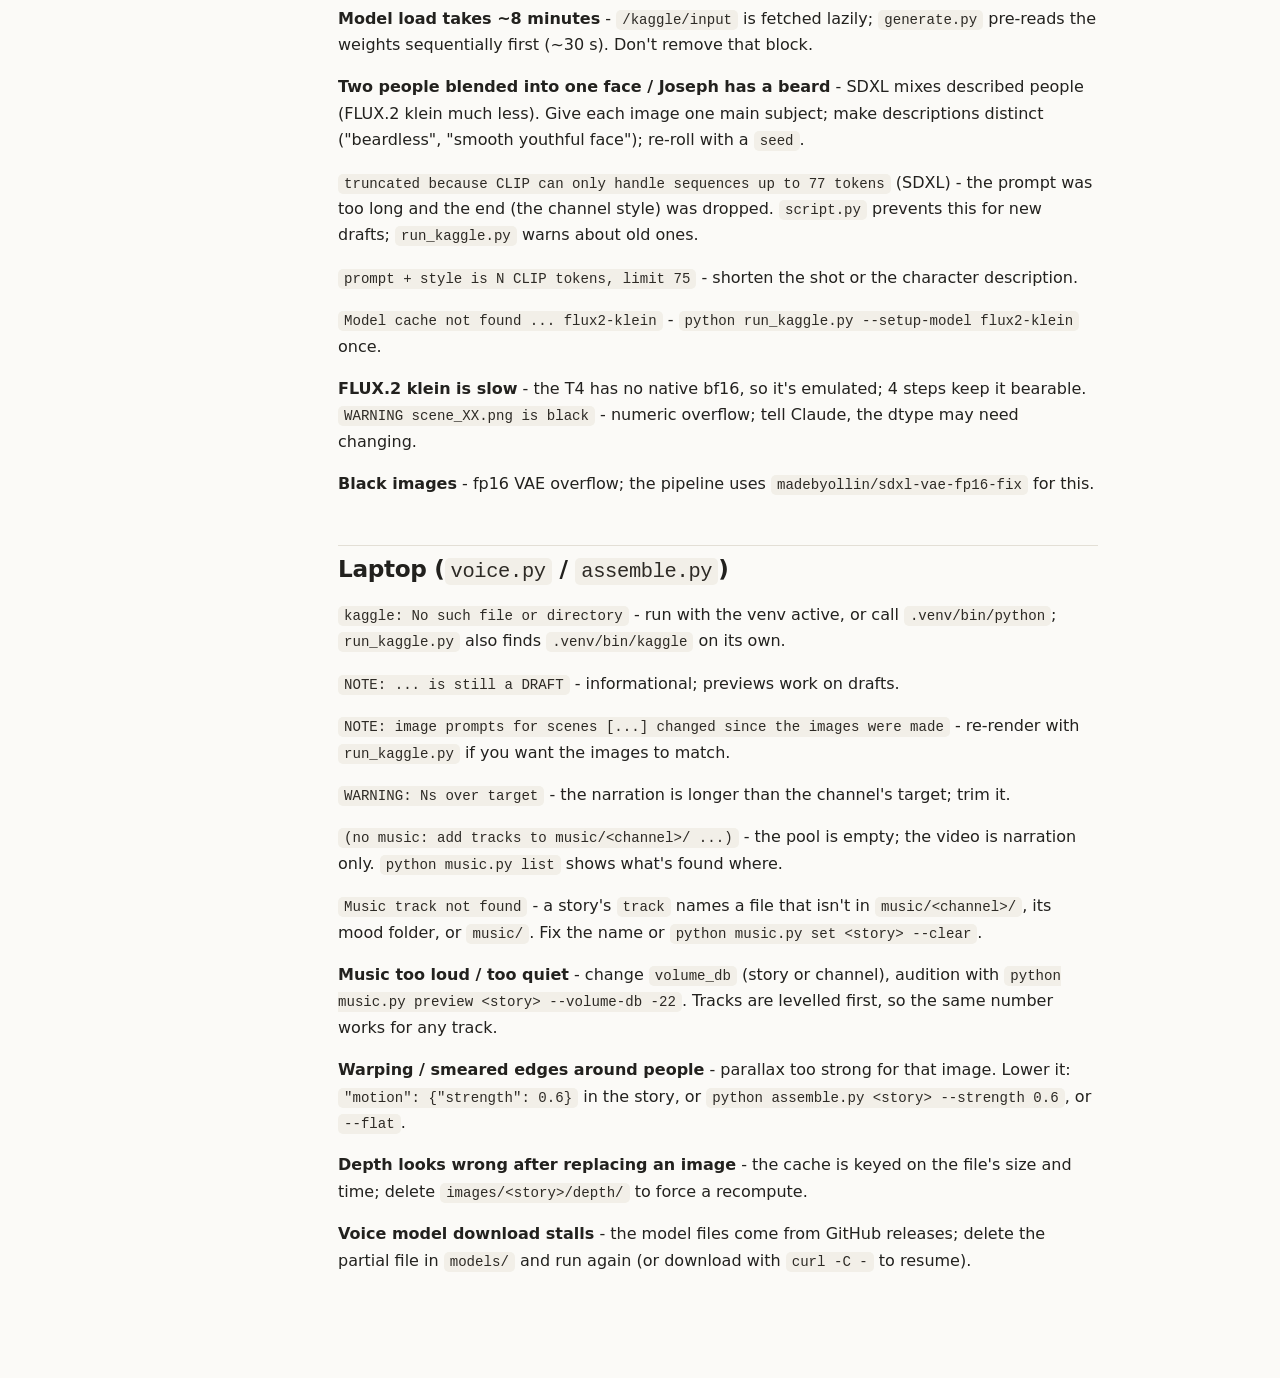
<file: docs/troubleshooting.html>
<!doctype html>
<html lang="en">
<head>
  <meta charset="utf-8">
  <meta name="viewport" content="width=device-width, initial-scale=1">
  <title>Troubleshooting · Story pipeline docs</title>
  <link rel="stylesheet" href="style.css">
</head>
<body>
  <a class="skip" href="#content">Skip to content</a>
  <header class="topbar">
    <a class="brand" href="index.html">Story pipeline <span>docs</span></a>
    <button class="menu" aria-expanded="false" aria-controls="sidebar">Menu</button>
  </header>
  <div class="layout">
    <nav id="sidebar" class="sidebar" aria-label="Documentation">
      <ul>
      <li><a href="index.html">Overview & setup</a></li>
      <li><a href="making-an-episode.html">Making an episode</a></li>
      <li><a href="images.html">Images</a></li>
      <li><a href="motion.html">Motion</a></li>
      <li><a href="music.html">Music</a></li>
      <li><a href="channels.html">Channel profiles</a></li>
      <li><a href="troubleshooting.html" aria-current="page">Troubleshooting</a></li>
      <li><a href="how-it-works.html">How it works</a></li>
      </ul>
      <p class="side-note">Agent instructions: <code>CLAUDE.md</code></p>
    </nav>
    <main id="content">
      <nav class="toc" aria-label="On this page"><p>On this page</p><ul><li><a href="#drafting-script-py">Drafting (script.py)</a></li><li><a href="#images-run-kaggle-py-kaggle">Images (run_kaggle.py / Kaggle)</a></li><li><a href="#laptop-voice-py-assemble-py">Laptop (voice.py / assemble.py)</a></li></ul></nav>
      <article>
<h1 id="troubleshooting">Troubleshooting<a class="anchor" href="#troubleshooting" aria-label="Link to this section">#</a></h1>
<p>Every problem below actually happened while building this pipeline.</p>
<h2 id="drafting-script-py">Drafting (<code>script.py</code>)<a class="anchor" href="#drafting-script-py" aria-label="Link to this section">#</a></h2>
<p><strong><code>Gemini API error: 404 ... no longer available</code></strong>
The default model was retired. <code>python script.py --list-models</code>, then <code>--model &lt;name&gt;</code> or
<code>GEMINI_MODEL=&lt;name&gt;</code> in <code>.env</code>. (2.5-flash was retired for new users in Nov 2026; the default
is now <code>gemini-3.8-flash</code>.)</p>
<p><strong><code>Gemini busy (503) - retrying...</code> then <code>Gemini is overloaded</code></strong>
The free tier is often saturated. <code>script.py</code> retries for ~2 minutes. Try another <code>--model</code>,
try later, or use <code>--provider claude</code>.</p>
<p><strong><code>Claude: no valid credentials</code></strong>
Run <code>ant auth login</code>, or put <code>ANTHROPIC_API_KEY=...</code> in <code>.env</code>. OAuth logins expire; log in again.</p>
<p><strong><code>attempt 1: N problem(s): ...</code> then success</strong>
Normal: the draft failed validation (too long, misquote, unknown character) and was sent back
with the problems listed.</p>
<p><strong><code>is APPROVED - not overwriting it</code></strong>
Protection for reviewed stories. Use a new <code>--id</code>, or <code>--force</code> if you really mean it.</p>
<p><strong><code>quote is not word-for-word from the source passage</code></strong>
The model paraphrased inside quotation marks. It's retried automatically; if you edit quotes by
hand, copy them exactly from the translation.</p>
<h2 id="images-run-kaggle-py-kaggle">Images (<code>run_kaggle.py</code> / Kaggle)<a class="anchor" href="#images-run-kaggle-py-kaggle" aria-label="Link to this section">#</a></h2>
<h3 id="job-stuck-in-queued">Job stuck in <code>queued</code><a class="anchor" href="#job-stuck-in-queued" aria-label="Link to this section">#</a></h3>
<p>Kaggle hasn't given the job a GPU. Either the free T4s are busy (try off-peak) or this week's
~30 h GPU quota is used up (kaggle.com → Settings → Accelerator usage). After 10 minutes the
script prints a note. Ctrl+C is safe: the job keeps running on Kaggle; fetch the result later
with <code>python run_kaggle.py --download</code>.</p>
<p><strong><code>Job was cancelled</code></strong> - cancelled on kaggle.com, or Kaggle dropped it from the queue (seen after
~30 min queued). Nothing was generated and no GPU time was used. Run again.</p>
<p><strong><code>No approved stories to generate</code></strong> - every story is still a draft. Review one and set
<code>&quot;status&quot;: &quot;approved&quot;</code>.</p>
<p><strong><code>These approved stories are invalid</code></strong> - fix the listed problems (e.g. <code>{NOBODY}</code> used but not
defined in <code>characters</code>).</p>
<p><strong><code>Model cache not found</code></strong> - run <code>python run_kaggle.py --setup-model</code> once (CPU job, no GPU hours).</p>
<p><strong>No internet inside the Kaggle job</strong> (<code>Failed to resolve 'pypi.org'</code>) - verify your phone number
on Kaggle, and if needed open the notebook on kaggle.com → Settings → Internet: On → Save Version.</p>
<p><strong><code>'StableDiffusionXLPipeline' object has no attribute 'enable_vae_slicing'</code></strong> - fixed in
<code>generate.py</code> (newer diffusers moved it to <code>pipe.vae.enable_slicing()</code>).</p>
<p><strong>Model load takes ~8 minutes</strong> - <code>/kaggle/input</code> is fetched lazily; <code>generate.py</code> pre-reads the
weights sequentially first (~30 s). Don't remove that block.</p>
<p><strong>Two people blended into one face / Joseph has a beard</strong> - SDXL mixes described people (FLUX.2
klein much less). Give each image one main subject; make descriptions distinct (&quot;beardless&quot;,
&quot;smooth youthful face&quot;); re-roll with a <code>seed</code>.</p>
<p><strong><code>truncated because CLIP can only handle sequences up to 77 tokens</code></strong> (SDXL) - the prompt was too
long and the end (the channel style) was dropped. <code>script.py</code> prevents this for new drafts;
<code>run_kaggle.py</code> warns about old ones.</p>
<p><strong><code>prompt + style is N CLIP tokens, limit 75</code></strong> - shorten the shot or the character description.</p>
<p><strong><code>Model cache not found ... flux2-klein</code></strong> - <code>python run_kaggle.py --setup-model flux2-klein</code> once.</p>
<p><strong>FLUX.2 klein is slow</strong> - the T4 has no native bf16, so it's emulated; 4 steps keep it bearable.
<strong><code>WARNING scene_XX.png is black</code></strong> - numeric overflow; tell Claude, the dtype may need changing.</p>
<p><strong>Black images</strong> - fp16 VAE overflow; the pipeline uses <code>madebyollin/sdxl-vae-fp16-fix</code> for this.</p>
<h2 id="laptop-voice-py-assemble-py">Laptop (<code>voice.py</code> / <code>assemble.py</code>)<a class="anchor" href="#laptop-voice-py-assemble-py" aria-label="Link to this section">#</a></h2>
<p><strong><code>kaggle: No such file or directory</code></strong> - run with the venv active, or call <code>.venv/bin/python</code>;
<code>run_kaggle.py</code> also finds <code>.venv/bin/kaggle</code> on its own.</p>
<p><strong><code>NOTE: ... is still a DRAFT</code></strong> - informational; previews work on drafts.</p>
<p><strong><code>NOTE: image prompts for scenes [...] changed since the images were made</code></strong> - re-render with
<code>run_kaggle.py</code> if you want the images to match.</p>
<p><strong><code>WARNING: Ns over target</code></strong> - the narration is longer than the channel's target; trim it.</p>
<p><strong><code>(no music: add tracks to music/&lt;channel&gt;/ ...)</code></strong> - the pool is empty; the video is narration
only. <code>python music.py list</code> shows what's found where.</p>
<p><strong><code>Music track not found</code></strong> - a story's <code>track</code> names a file that isn't in <code>music/&lt;channel&gt;/</code>,
its mood folder, or <code>music/</code>. Fix the name or <code>python music.py set &lt;story&gt; --clear</code>.</p>
<p><strong>Music too loud / too quiet</strong> - change <code>volume_db</code> (story or channel), audition with
<code>python music.py preview &lt;story&gt; --volume-db -22</code>. Tracks are levelled first, so the same number
works for any track.</p>
<p><strong>Warping / smeared edges around people</strong> - parallax too strong for that image. Lower it:
<code>&quot;motion&quot;: {&quot;strength&quot;: 0.6}</code> in the story, or <code>python assemble.py &lt;story&gt; --strength 0.6</code>, or <code>--flat</code>.</p>
<p><strong>Depth looks wrong after replacing an image</strong> - the cache is keyed on the file's size and time;
delete <code>images/&lt;story&gt;/depth/</code> to force a recompute.</p>
<p><strong>Voice model download stalls</strong> - the model files come from GitHub releases; delete the partial
file in <code>models/</code> and run again (or download with <code>curl -C -</code> to resume).</p>

      </article>
    </main>
  </div>
  <script>
    const b = document.querySelector('.menu'), s = document.getElementById('sidebar');
    b.addEventListener('click', () => { const o = s.classList.toggle('open'); b.setAttribute('aria-expanded', o); });
  </script>
</body>
</html>
</file>
<file: docs/style.css>
/* Story pipeline docs - one stylesheet, light + dark, no external assets. */
:root {
  --bg: #fbfaf7;
  --surface: #ffffff;
  --sidebar: #f3f1ec;
  --text: #22211e;
  --muted: #6b675f;
  --border: #e3dfd6;
  --accent: #9a4a12;          /* warm ember */
  --accent-soft: #f6e7da;
  --code-bg: #f2efe8;
  --code-text: #2d2a25;
  --pre-bg: #1f1d1a;
  --pre-text: #ece7dd;
  --radius: 8px;
  --font: ui-sans-serif, system-ui, -apple-system, "Segoe UI", Roboto, "Helvetica Neue", Arial, sans-serif;
  --mono: ui-monospace, "SFMono-Regular", "JetBrains Mono", Menlo, Consolas, monospace;
  color-scheme: light;
}
@media (prefers-color-scheme: dark) {
  :root:not([data-theme="light"]) {
    --bg: #161513;
    --surface: #1d1c19;
    --sidebar: #1b1a17;
    --text: #e9e5dc;
    --muted: #a39e93;
    --border: #2f2d29;
    --accent: #f0a46a;
    --accent-soft: #3a2a1d;
    --code-bg: #26241f;
    --code-text: #ece7dd;
    --pre-bg: #0f0e0d;
    --pre-text: #ece7dd;
    color-scheme: dark;
  }
}
:root[data-theme="dark"] {
  --bg: #161513; --surface: #1d1c19; --sidebar: #1b1a17; --text: #e9e5dc; --muted: #a39e93;
  --border: #2f2d29; --accent: #f0a46a; --accent-soft: #3a2a1d; --code-bg: #26241f;
  --code-text: #ece7dd; --pre-bg: #0f0e0d; --pre-text: #ece7dd; color-scheme: dark;
}

* { box-sizing: border-box; }
html { scroll-padding-top: 72px; }
body {
  margin: 0;
  background: var(--bg);
  color: var(--text);
  font: 16px/1.65 var(--font);
  -webkit-font-smoothing: antialiased;
}
a { color: var(--accent); text-underline-offset: 3px; }
a:hover { text-decoration-thickness: 2px; }

.skip { position: absolute; left: -999px; top: 8px; background: var(--surface); padding: 8px 12px; z-index: 10; }
.skip:focus { left: 8px; }

/* Top bar */
.topbar {
  position: sticky; top: 0; z-index: 5;
  display: flex; align-items: center; justify-content: space-between;
  height: 56px; padding: 0 20px;
  background: color-mix(in srgb, var(--bg) 88%, transparent);
  backdrop-filter: blur(8px);
  border-bottom: 1px solid var(--border);
}
.brand { font-weight: 650; color: var(--text); text-decoration: none; letter-spacing: -0.01em; }
.brand span { color: var(--accent); font-weight: 500; }
.menu {
  display: none; font: inherit; font-size: 14px; color: var(--text);
  background: var(--surface); border: 1px solid var(--border); border-radius: var(--radius);
  padding: 6px 12px; cursor: pointer;
}

/* Layout */
.layout { display: grid; grid-template-columns: 240px minmax(0, 1fr); max-width: 1180px; margin: 0 auto; }
.sidebar {
  position: sticky; top: 56px; align-self: start;
  height: calc(100vh - 56px); overflow-y: auto;
  padding: 28px 16px; border-right: 1px solid var(--border);
}
.sidebar ul { list-style: none; margin: 0; padding: 0; }
.sidebar li a {
  display: block; padding: 7px 12px; border-radius: var(--radius);
  color: var(--muted); text-decoration: none; font-size: 15px;
}
.sidebar li a:hover { color: var(--text); background: var(--sidebar); }
.sidebar li a[aria-current="page"] { color: var(--accent); background: var(--accent-soft); font-weight: 600; }
.side-note { margin: 24px 12px 0; font-size: 13px; color: var(--muted); }

main { padding: 40px 48px 96px; min-width: 0; }
article { max-width: 760px; }

/* On-this-page */
.toc {
  max-width: 760px; margin: 0 0 32px; padding: 14px 18px;
  background: var(--surface); border: 1px solid var(--border); border-radius: var(--radius);
}
.toc p { margin: 0 0 6px; font-size: 13px; font-weight: 600; text-transform: uppercase; letter-spacing: .06em; color: var(--muted); }
.toc ul { margin: 0; padding: 0; list-style: none; display: flex; flex-wrap: wrap; gap: 4px 16px; }
.toc a { font-size: 14px; text-decoration: none; }

/* Typography */
h1, h2, h3 { line-height: 1.25; letter-spacing: -0.015em; position: relative; }
h1 { font-size: 2.1rem; margin: 0 0 18px; }
h2 { font-size: 1.45rem; margin: 48px 0 14px; padding-top: 8px; border-top: 1px solid var(--border); }
h3 { font-size: 1.12rem; margin: 32px 0 10px; }
.anchor { margin-left: 8px; font-weight: 400; color: var(--border); text-decoration: none; opacity: 0; }
h1:hover .anchor, h2:hover .anchor, h3:hover .anchor, .anchor:focus { opacity: 1; color: var(--muted); }
p, ul, ol { margin: 0 0 16px; }
li { margin: 4px 0; }
li > ul, li > ol { margin: 4px 0; }
strong { font-weight: 650; }
hr { border: 0; border-top: 1px solid var(--border); margin: 40px 0; }

/* Code */
code {
  font: 0.88em/1.5 var(--mono);
  background: var(--code-bg); color: var(--code-text);
  padding: 2px 6px; border-radius: 5px;
}
pre {
  background: var(--pre-bg); color: var(--pre-text);
  padding: 16px 18px; border-radius: var(--radius);
  overflow-x: auto; margin: 0 0 20px; font-size: 14px;
}
pre code { background: none; color: inherit; padding: 0; font-size: inherit; }

/* Tables */
.table-wrap { overflow-x: auto; margin: 0 0 20px; border: 1px solid var(--border); border-radius: var(--radius); }
table { width: 100%; border-collapse: collapse; font-size: 15px; background: var(--surface); }
th, td { text-align: left; vertical-align: top; padding: 9px 12px; border-bottom: 1px solid var(--border); }
th { font-weight: 600; background: var(--sidebar); white-space: nowrap; }
tr:last-child td { border-bottom: 0; }

blockquote {
  margin: 0 0 20px; padding: 10px 16px;
  border-left: 3px solid var(--accent); background: var(--accent-soft); border-radius: 0 var(--radius) var(--radius) 0;
}
blockquote p:last-child { margin: 0; }

/* Small screens */
@media (max-width: 860px) {
  .layout { grid-template-columns: 1fr; }
  .menu { display: inline-block; }
  .sidebar {
    display: none; position: fixed; top: 56px; left: 0; right: 0; height: auto; max-height: calc(100vh - 56px);
    background: var(--bg); border-right: 0; border-bottom: 1px solid var(--border); z-index: 4;
  }
  .sidebar.open { display: block; }
  main { padding: 24px 16px 72px; }
  h1 { font-size: 1.7rem; }
  pre { font-size: 13px; }
}
</file>
